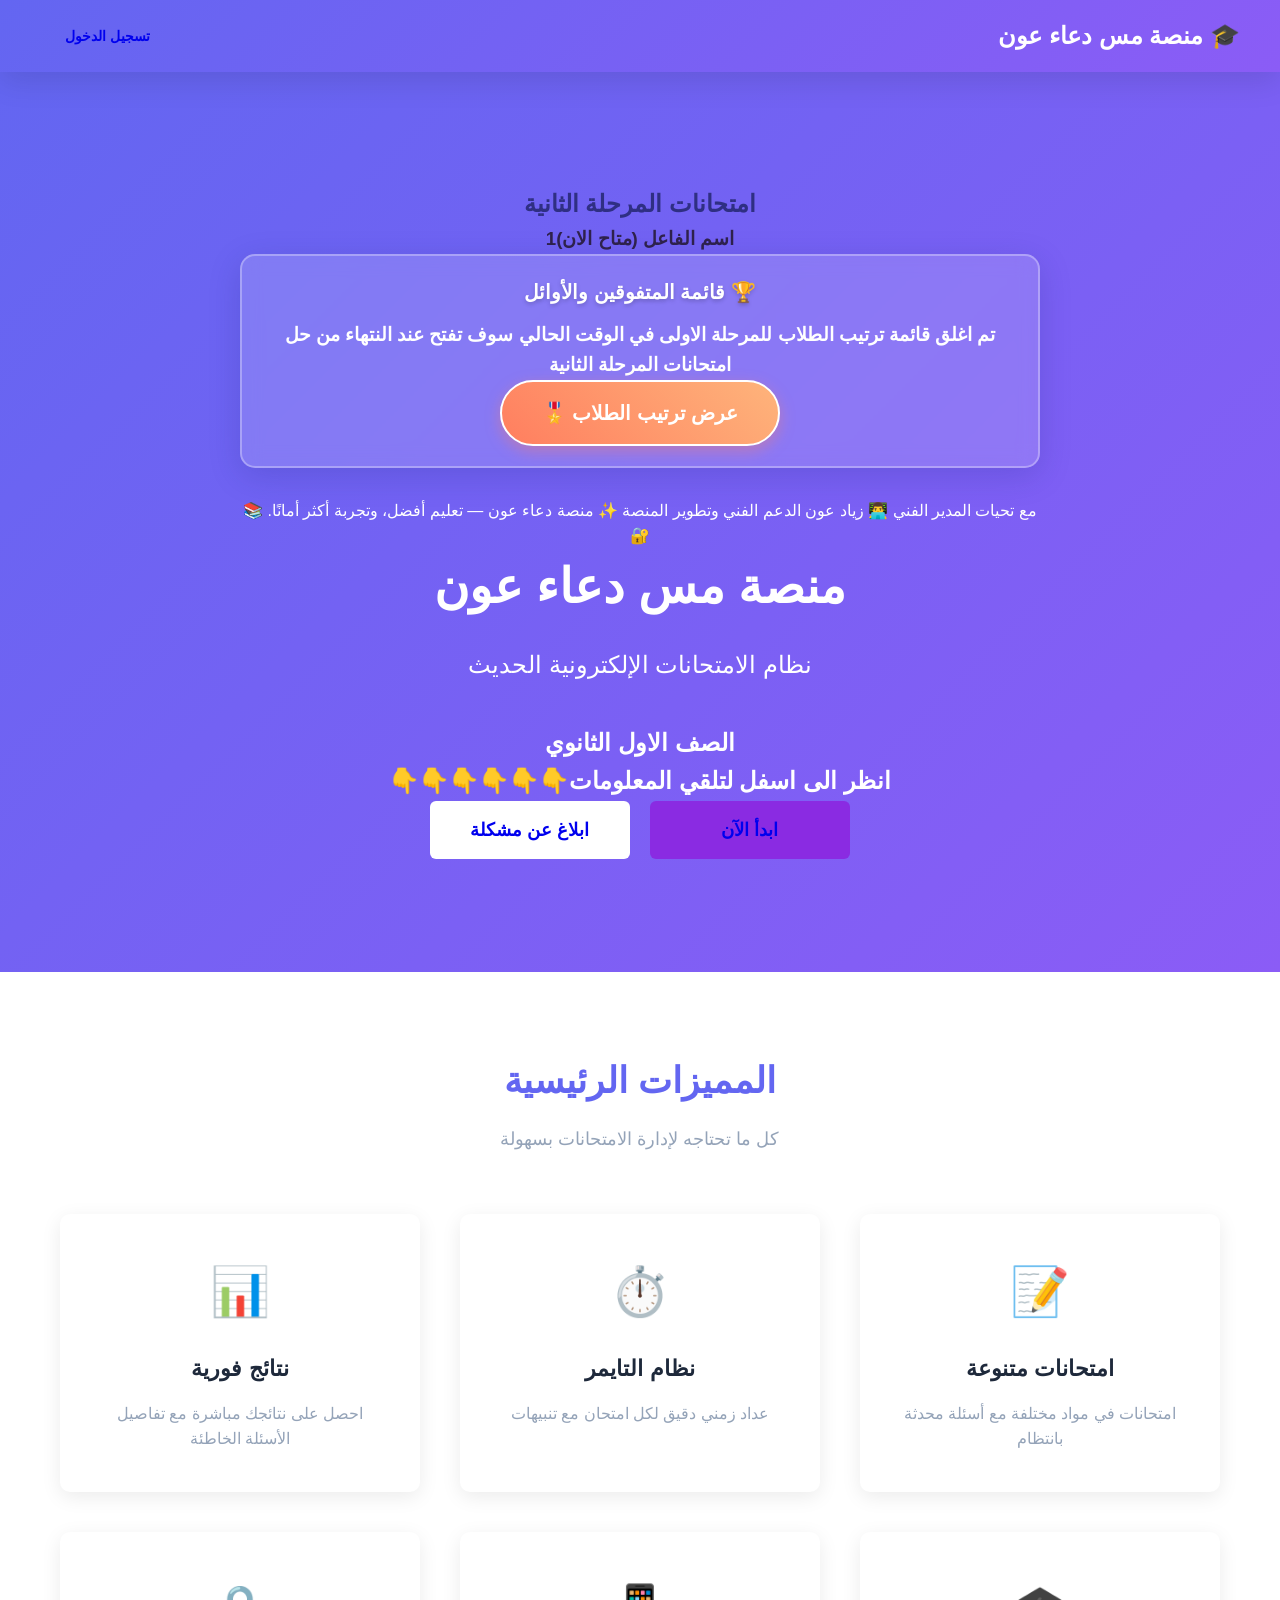
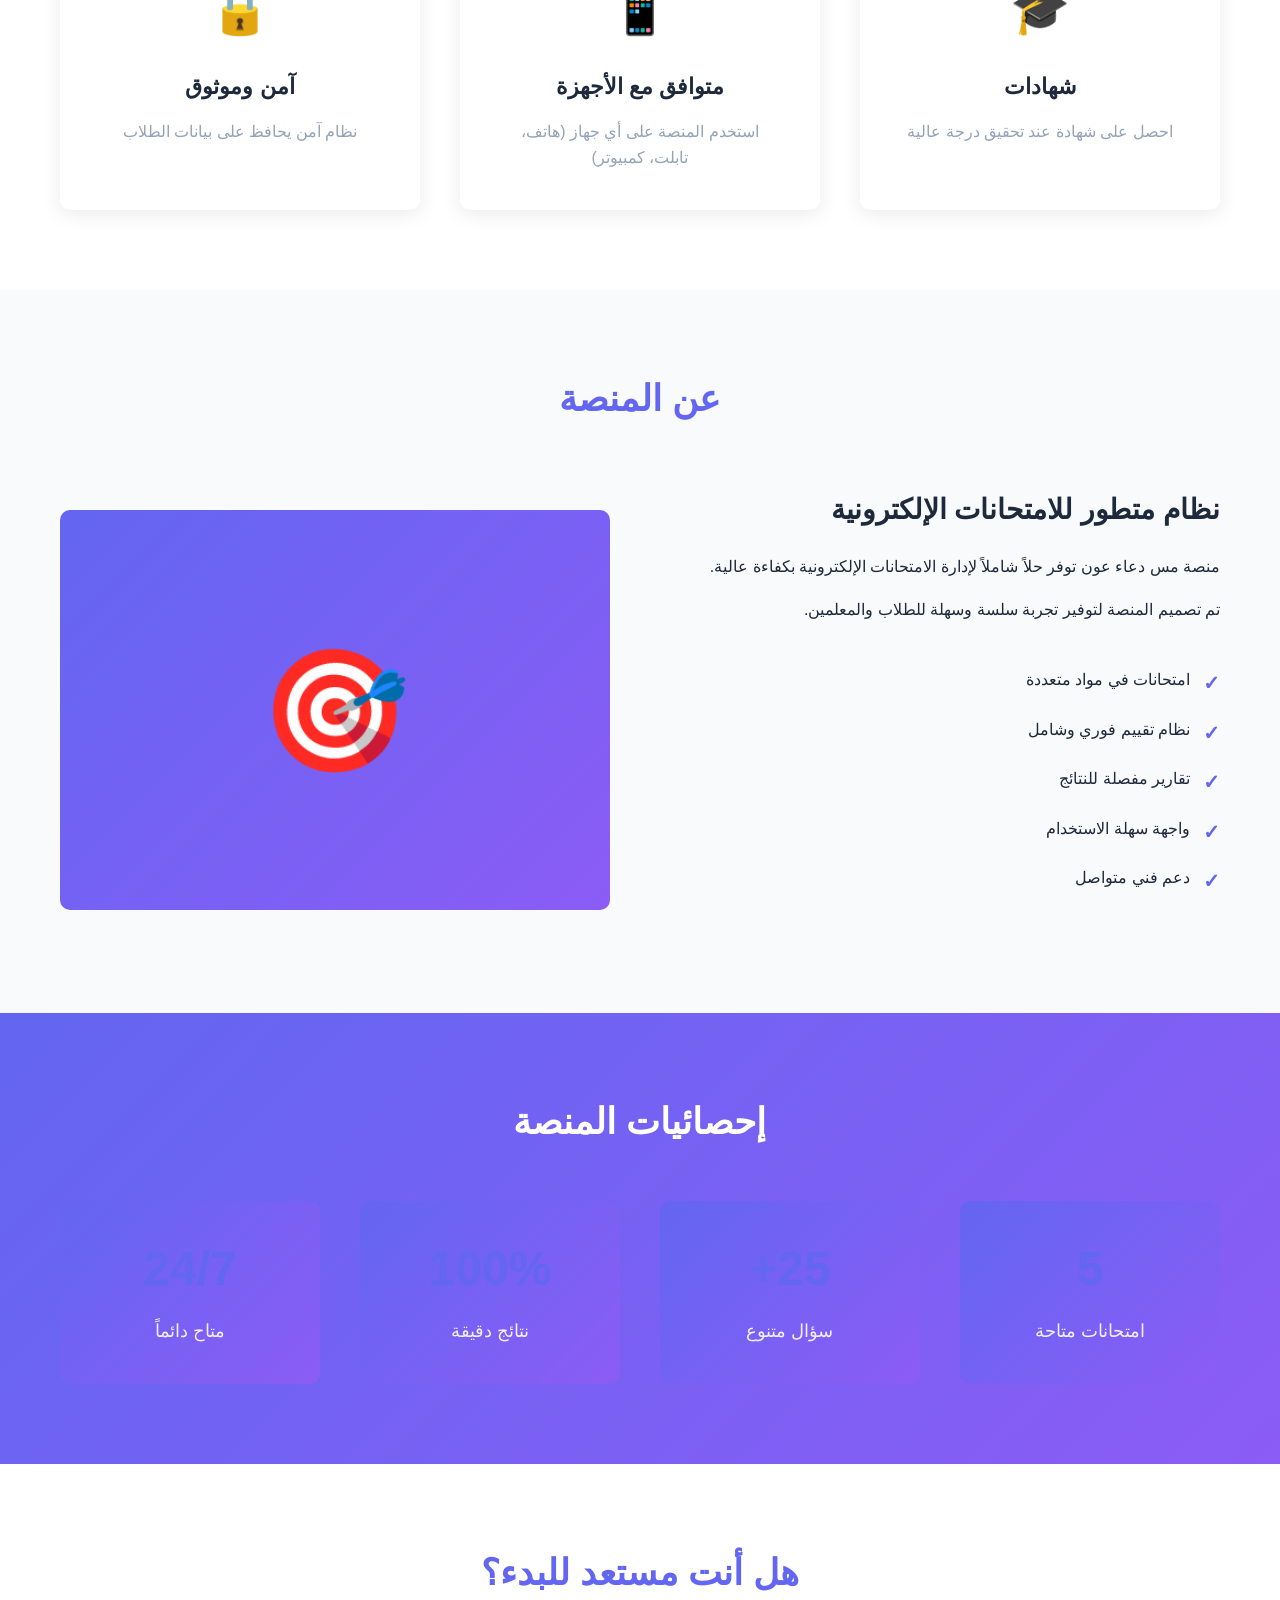
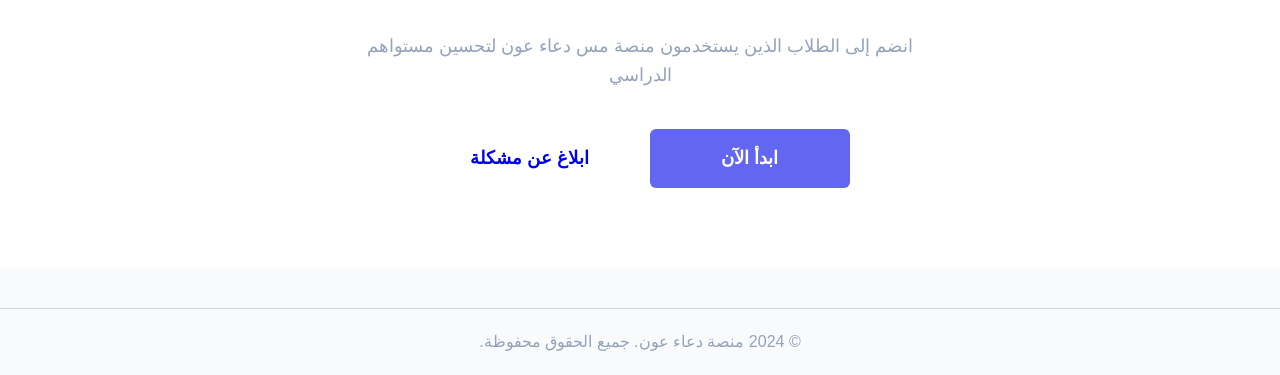
<file: index.html>
<!DOCTYPE html>
<html lang="ar" dir="rtl">
<head>
    <meta charset="UTF-8">
    <meta name="viewport" content="width=device-width, initial-scale=1.0">
    <title>منصة دعاء عون - الامتحانات الإلكترونية</title>
    <link rel="stylesheet" href="style.css">
    <style>
        .home-header {
            background: linear-gradient(135deg, #6366f1 0%, #8b5cf6 100%);
            color: white;
            padding: 100px 0;
            text-align: center;
            min-height: 100vh;
            display: flex;
            align-items: center;
            justify-content: center;
        }

        .home-header-content {
            max-width: 800px;
        }

        .home-header h1 {
            font-size: 48px;
            margin-bottom: 20px;
            font-weight: 700;
            animation: slideInDown 0.6s ease;
        }

        .home-header p {
            font-size: 24px;
            margin-bottom: 40px;
            opacity: 0.95;
            animation: slideInUp 0.6s ease 0.2s both;
        }

        /* تنسيق قسم زر ترتيب الطلاب */
        .rankings-banner {
            background: rgba(255, 255, 255, 0.15);
            backdrop-filter: blur(10px);
            border: 2px solid rgba(255, 255, 255, 0.3);
            border-radius: 15px;
            padding: 20px;
            margin-bottom: 30px;
            box-shadow: 0 8px 32px 0 rgba(31, 38, 135, 0.2);
            animation: slideInDown 0.6s ease;
        }

        .rankings-title {
            font-size: 20px;
            font-weight: bold;
            margin-bottom: 12px;
            color: #fff;
            text-shadow: 0 2px 4px rgba(0,0,0,0.2);
        }

        .btn-ranking {
            display: inline-block;
            background: linear-gradient(45deg, #ff7e5f, #feb47b);
            color: white !important;
            font-size: 20px;
            font-weight: bold;
            padding: 15px 40px;
            border-radius: 50px;
            text-decoration: none;
            box-shadow: 0 5px 15px rgba(255, 126, 95, 0.4);
            transition: all 0.3s ease;
            border: 2px solid #ffffff;
        }

        .btn-ranking:hover {
            transform: translateY(-3px) scale(1.05);
            box-shadow: 0 8px 25px rgba(255, 126, 95, 0.6);
            background: linear-gradient(45deg, #feb47b, #ff7e5f);
        }

        .home-header-buttons {
            display: flex;
            gap: 20px;
            justify-content: center;
            flex-wrap: wrap;
            animation: slideInUp 0.6s ease 0.4s both;
        }

        .btn-large-home {
            padding: 15px 40px;
            font-size: 18px;
            min-width: 200px;
        }

        .features-section {
            padding: 80px 0;
            background: white;
        }

        .features-header {
            text-align: center;
            margin-bottom: 60px;
        }

        .features-header h2 {
            font-size: 36px;
            color: var(--primary-color);
            margin-bottom: 15px;
        }

        .features-header p {
            font-size: 18px;
            color: var(--text-light);
        }

        .features-grid {
            display: grid;
            grid-template-columns: repeat(auto-fit, minmax(280px, 1fr));
            gap: 40px;
        }

        .feature-card {
            background: white;
            padding: 40px;
            border-radius: 10px;
            box-shadow: 0 5px 20px rgba(0, 0, 0, 0.08);
            text-align: center;
            transition: var(--transition);
            animation: slideInUp 0.6s ease;
        }

        .feature-card:hover {
            transform: translateY(-10px);
            box-shadow: 0 15px 40px rgba(99, 102, 241, 0.2);
        }

        .feature-icon {
            font-size: 48px;
            margin-bottom: 20px;
        }

        .feature-card h3 {
            font-size: 22px;
            color: var(--text-dark);
            margin-bottom: 15px;
        }

        .feature-card p {
            color: var(--text-light);
            line-height: 1.6;
            margin: 0;
        }

        .about-section {
            padding: 80px 0;
            background: #f8fafc;
        }

        .about-header {
            text-align: center;
            margin-bottom: 60px;
        }

        .about-header h2 {
            font-size: 36px;
            color: var(--primary-color);
            margin-bottom: 15px;
        }

        .about-content {
            display: grid;
            grid-template-columns: 1fr 1fr;
            gap: 60px;
            align-items: center;
        }

        .about-text h3 {
            font-size: 28px;
            color: var(--text-dark);
            margin-bottom: 20px;
        }

        .about-text p {
            font-size: 16px;
            color: var(--text-dark);
            line-height: 1.8;
            margin-bottom: 15px;
        }

        .about-list {
            list-style: none;
            padding: 0;
            margin: 30px 0;
        }

        .about-list li {
            padding: 12px 0;
            padding-right: 30px;
            position: relative;
            color: var(--text-dark);
            font-size: 16px;
        }

        .about-list li:before {
            content: "✓";
            position: absolute;
            right: 0;
            color: var(--primary-color);
            font-weight: 700;
            font-size: 20px;
        }

        .about-image {
            background: linear-gradient(135deg, var(--primary-color), var(--secondary-color));
            border-radius: 10px;
            padding: 40px;
            text-align: center;
            color: white;
            min-height: 400px;
            display: flex;
            align-items: center;
            justify-content: center;
            font-size: 120px;
        }

        .stats-section {
            padding: 80px 0;
            background: linear-gradient(135deg, #6366f1 0%, #8b5cf6 100%);
            color: white;
            text-align: center;
        }

        .stats-grid {
            display: grid;
            grid-template-columns: repeat(auto-fit, minmax(200px, 1fr));
            gap: 40px;
            margin-top: 50px;
        }

        .stat-box {
            padding: 30px;
        }

        .stat-number {
            font-size: 48px;
            font-weight: 700;
            margin-bottom: 10px;
        }

        .stat-label {
            font-size: 18px;
            opacity: 0.9;
        }

        .cta-section {
            padding: 80px 0;
            text-align: center;
            background: white;
        }

        .cta-section h2 {
            font-size: 36px;
            color: var(--primary-color);
            margin-bottom: 30px;
        }

        .cta-section p {
            font-size: 18px;
            color: var(--text-light);
            margin-bottom: 40px;
            max-width: 600px;
            margin-left: auto;
            margin-right: auto;
        }

        .cta-buttons {
            display: flex;
            gap: 20px;
            justify-content: center;
            flex-wrap: wrap;
        }

        @media (max-width: 768px) {
            .home-header h1 {
                font-size: 32px;
            }

            .home-header p {
                font-size: 18px;
            }

            .about-content {
                grid-template-columns: 1fr;
            }

            .features-header h2,
            .about-header h2,
            .cta-section h2 {
                font-size: 28px;
            }

            .home-header-buttons {
                flex-direction: column;
            }

            .btn-large-home {
                width: 100%;
            }
        }
    </style>
</head>
<body>
    <!-- Navigation -->
    <nav class="navbar" style="background: linear-gradient(135deg, #6366f1 0%, #8b5cf6 100%); position: sticky; top: 0; z-index: 100;">
        <div class="container" style="display: flex; justify-content: space-between; align-items: center; padding: 15px 0;">
            <div style="color: white; font-size: 24px; font-weight: 700;">🎓 منصة مس  دعاء عون</div>
            <a href="login-advanced.html" class="btn btn-light" style="padding: 10px 25px ; " >تسجيل الدخول</a>
        </div>
    </nav>

    <!-- Hero Section -->
    <section class="home-header">
        <div class="home-header-content">
         
<h2 style="color: rgb(47, 47, 131);">امتحانات المرحلة الثانية </h2>
<h3 style="color: #2f224c;">اسم الفاعل (متاح الان)1</h3>

<!-- زر ترتيب الطلاب المميز فوق المحتوى -->
            <div class="rankings-banner">
                <div class="rankings-title">🏆 قائمة المتفوقين والأوائل</div>
                <h3>تم اغلق قائمة ترتيب الطلاب للمرحلة الاولى  في الوقت الحالي سوف تفتح عند النتهاء من حل امتحانات المرحلة الثانية</h3>
                <a href="errer.html" class="btn-ranking">عرض ترتيب الطلاب 🎖️</a>
            </div>

            
مع تحيات المدير الفني

👨‍💻 زياد عون

الدعم الفني وتطوير المنصة ✨

منصة دعاء عون — تعليم أفضل، وتجربة أكثر أمانًا. 📚🔐</h4>
            <h1>منصة مس دعاء عون</h1>
            <p>نظام الامتحانات الإلكترونية الحديث</p>
            <h2>الصف الاول الثانوي </h2>
            <h2>انظر الى اسفل لتلقي المعلومات👇👇👇👇👇👇</h2>
            <div class="home-header-buttons">
                <a href="login-advanced.html" class="btn btn-light btn-large-home" style="background-color: blueviolet;">ابدأ الآن</a>
                <a href="Contact.html" class="btn btn-light btn-large-home" style="background-color: white;">ابلاغ عن مشكلة  </a>
            </div>
        </div>
    </section>

    <!-- Features Section -->
    <section class="features-section">
        <div class="container">
            <div class="features-header">
                <h2>المميزات الرئيسية</h2>
                <p>كل ما تحتاجه لإدارة الامتحانات بسهولة</p>
            </div>

            <div class="features-grid">
                <div class="feature-card">
                    <div class="feature-icon">📝</div>
                    <h3>امتحانات متنوعة</h3>
                    <p>امتحانات في مواد مختلفة مع أسئلة محدثة بانتظام</p>
                </div>

                <div class="feature-card">
                    <div class="feature-icon">⏱️</div>
                    <h3>نظام التايمر</h3>
                    <p>عداد زمني دقيق لكل امتحان مع تنبيهات</p>
                </div>

                <div class="feature-card">
                    <div class="feature-icon">📊</div>
                    <h3>نتائج فورية</h3>
                    <p>احصل على نتائجك مباشرة مع تفاصيل الأسئلة الخاطئة</p>
                </div>

                <div class="feature-card">
                    <div class="feature-icon">🎓</div>
                    <h3>شهادات</h3>
                    <p>احصل على شهادة عند تحقيق درجة عالية</p>
                </div>

                <div class="feature-card">
                    <div class="feature-icon">📱</div>
                    <h3>متوافق مع الأجهزة</h3>
                    <p>استخدم المنصة على أي جهاز (هاتف، تابلت، كمبيوتر)</p>
                </div>

                <div class="feature-card">
                    <div class="feature-icon">🔒</div>
                    <h3>آمن وموثوق</h3>
                    <p>نظام آمن يحافظ على بيانات الطلاب</p>
                </div>
            </div>
        </div>
    </section>

    <!-- About Section -->
    <section class="about-section">
        <div class="container">
            <div class="about-header">
                <h2>عن المنصة</h2>
            </div>

            <div class="about-content">
                <div class="about-text">
                    <h3>نظام متطور للامتحانات الإلكترونية</h3>
                    <p>منصة مس دعاء عون توفر حلاً شاملاً لإدارة الامتحانات الإلكترونية بكفاءة عالية.</p>
                    <p>تم تصميم المنصة لتوفير تجربة سلسة وسهلة للطلاب والمعلمين.</p>
                    
                    <ul class="about-list">
                        <li>امتحانات في مواد متعددة</li>
                        <li>نظام تقييم فوري وشامل</li>
                        <li>تقارير مفصلة للنتائج</li>
                        <li>واجهة سهلة الاستخدام</li>
                        <li>دعم فني متواصل</li>
                    </ul>
                </div>

                <div class="about-image">
                    🎯
                </div>
            </div>
        </div>
    </section>

    <!-- Stats Section -->
    <section class="stats-section">
        <div class="container">
            <h2 style="font-size: 36px; margin-bottom: 20px;">إحصائيات المنصة</h2>
            
            <div class="stats-grid">
                <div class="stat-box">
                    <div class="stat-number">5</div>
                    <div class="stat-label">امتحانات متاحة</div>
                </div>

                <div class="stat-box">
                    <div class="stat-number">25+</div>
                    <div class="stat-label">سؤال متنوع</div>
                </div>

                <div class="stat-box">
                    <div class="stat-number">100%</div>
                    <div class="stat-label">نتائج دقيقة</div>
                </div>

                <div class="stat-box">
                    <div class="stat-number">24/7</div>
                    <div class="stat-label">متاح دائماً</div>
                </div>
            </div>
        </div>
    </section>

    <!-- CTA Section -->
    <section class="cta-section">
        <div class="container">
            <h2>هل أنت مستعد للبدء؟</h2>
            <p>انضم إلى  الطلاب الذين يستخدمون منصة  مس دعاء عون لتحسين مستواهم الدراسي</p>
            
            <div class="cta-buttons">
                <a href="login-advanced.html" class="btn btn-primary btn-large-home">ابدأ الآن</a>
                <a href="Contact.html" class="btn btn-light btn-large-home" style="background-color: white;">ابلاغ عن مشكلة  </a>
            </div>
        </div>
    </section>

    <!-- Footer -->
    <footer class="footer">
        <div class="container">
            <p>&copy; 2024 منصة دعاء عون. جميع الحقوق محفوظة.</p>
        </div>
    </footer>

    <script>
        // Smooth scroll for navigation
        document.querySelectorAll('a[href^="#"]').forEach(anchor => {
            anchor.addEventListener('click', function (e) {
                e.preventDefault();
                const target = document.querySelector(this.getAttribute('href'));
                if (target) {
                    target.scrollIntoView({
                        behavior: 'smooth'
                    });
                }
            });
        });
    </script>
</body>
</html>
</file>
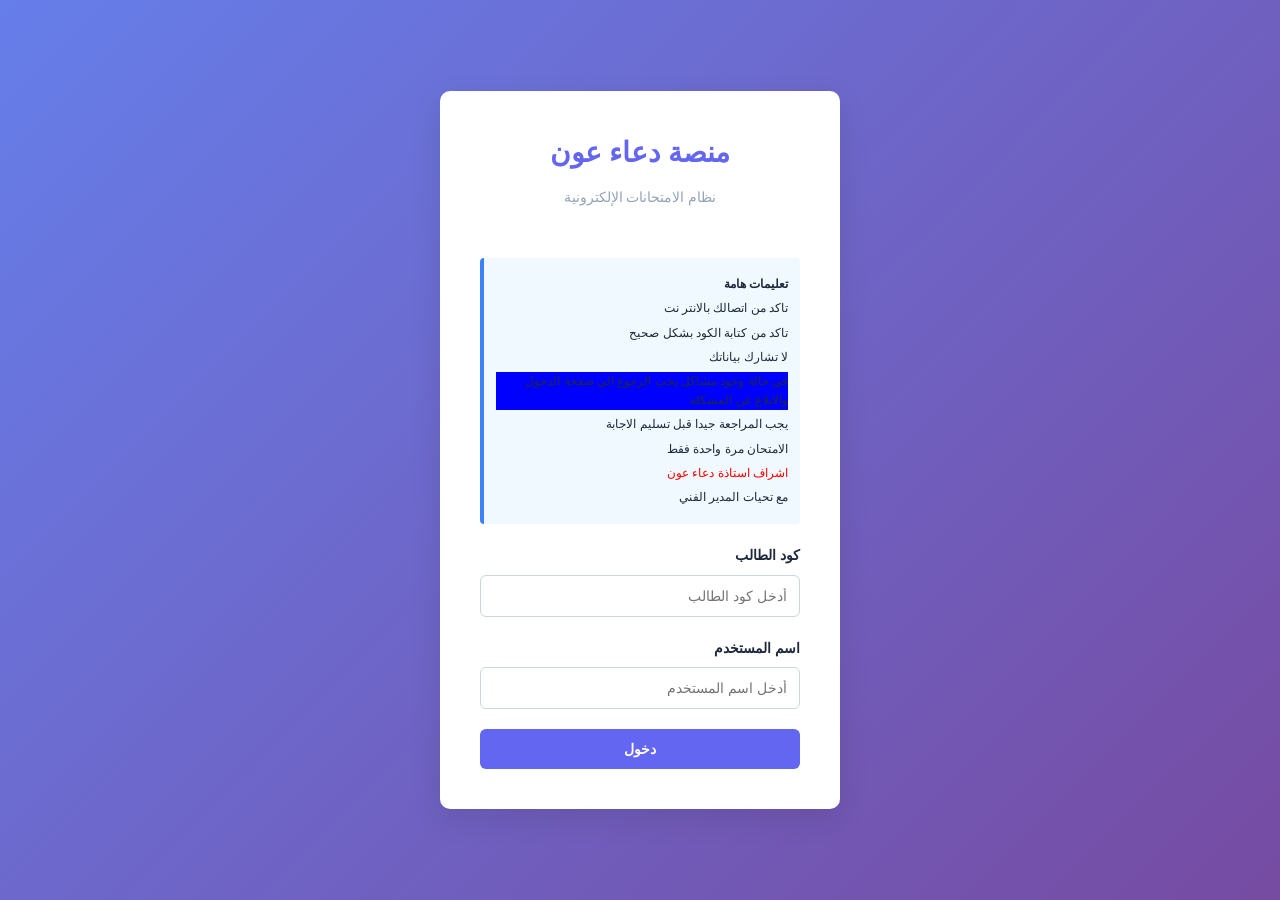
<file: certificates.html>
<!DOCTYPE html>
<html lang="ar" dir="rtl">
<head>
    <meta charset="UTF-8">
    <meta name="viewport" content="width=device-width, initial-scale=1.0">
    <title>الشهادات - منصة دعاء عون</title>
    <link rel="stylesheet" href="style.css">
</head>
<body>
    <!-- Navigation Bar -->
    <nav class="navbar-main">
        <div class="container">
            <div class="navbar-brand">
                <h1>🎓 منصة دعاء عون</h1>
            </div>
            <ul class="navbar-menu">
                <li><a href="dashboard.html" class="nav-link">📚 الامتحانات</a></li>
                <li><a href="certificates.html" class="nav-link active">🎓 الشهادات</a></li>
                <li><a href="profile.html" class="nav-link">👤 الملف الشخصي</a></li>
                <li><a href="#" onclick="handleLogout()" class="nav-link logout">🚪 تسجيل الخروج</a></li>
            </ul>
        </div>
    </nav>

    <!-- Main Content -->
    <main class="main-content">
        <div class="container">
            <!-- Page Header -->
            <div class="page-header">
                <h1>🎓 شهاداتي</h1>
                <p>الشهادات التي حصلت عليها من الامتحانات</p>
            </div>

            <!-- Certificates Container -->
            <div id="certificatesContainer" class="certificates-container">
                <!-- Certificates will be displayed here -->
            </div>

            <!-- Empty State -->
            <div id="emptyCertificates" class="empty-state" style="display: none;">
                <div class="empty-icon">📜</div>
                <h2>لا توجد شهادات حالياً</h2>
                <p>لم تحصل على أي شهادات بعد. حقق درجة أعلى من 95 في الامتحانات للحصول على شهادة!</p>
                <a href="dashboard.html" class="btn btn-primary">العودة للامتحانات</a>
            </div>
        </div>
    </main>

    <!-- Footer -->
    <footer class="footer">
        <div class="container">
            <p>&copy; 2024 منصة دعاء عون. جميع الحقوق محفوظة.</p>
        </div>
    </footer>

    <script src="certificates.js"></script>
</body>
</html>
</file>
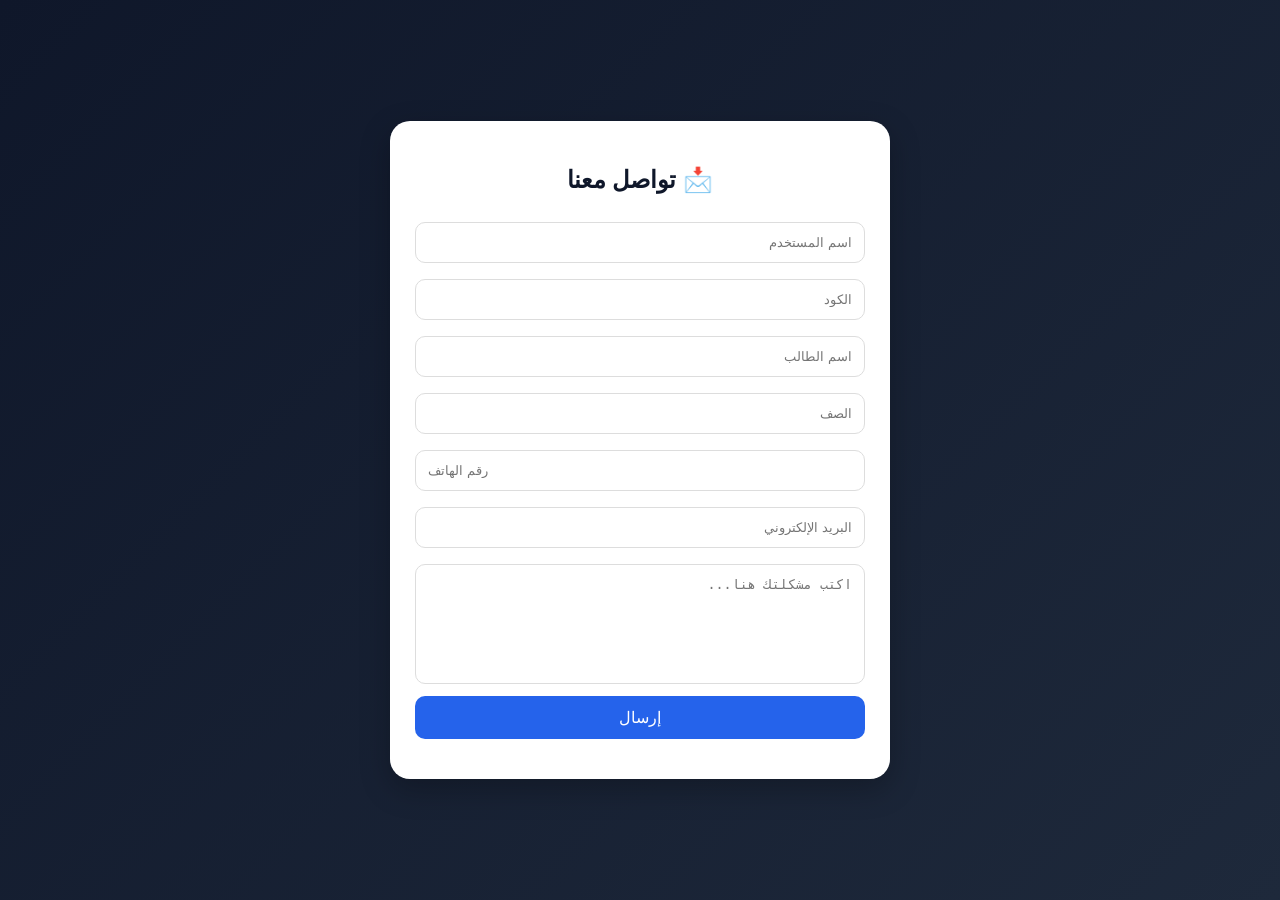
<file: Contact.html>
<!DOCTYPE html>
<html lang="ar" dir="rtl">
<head>
<meta charset="UTF-8">
<meta name="viewport" content="width=device-width, initial-scale=1.0">
<title>تواصل معنا</title>

<style>
body{
    margin:0;
    font-family:Tahoma,sans-serif;
    background:linear-gradient(135deg,#0f172a,#1e293b);
    min-height:100vh;
    display:flex;
    justify-content:center;
    align-items:center;
}

.container{
    width:450px;
    background:white;
    padding:25px;
    border-radius:20px;
    box-shadow:0 10px 30px rgba(0,0,0,.25);
}

h2{
    text-align:center;
    color:#0f172a;
}

input,textarea{
    width:100%;
    padding:12px;
    margin:8px 0;
    border:1px solid #ddd;
    border-radius:10px;
    box-sizing:border-box;
}

textarea{
    height:120px;
    resize:none;
}

button{
    width:100%;
    padding:12px;
    border:none;
    border-radius:10px;
    background:#2563eb;
    color:white;
    font-size:16px;
    cursor:pointer;
}

button:hover{
    background:#1d4ed8;
}

#msg{
    margin-top:15px;
    text-align:center;
    color:green;
    font-weight:bold;
}
</style>
</head>
<body>

<div class="container">

<h2>📩 تواصل معنا</h2>

<form id="contactForm">

<input type="text" name="اسم المستخدم" placeholder="اسم المستخدم" required>

<input type="text" name="الكود" placeholder="الكود" required>
<input type="text" name="اسم الطالب" placeholder="اسم الطالب" required>

<input type="text" name="الصف" placeholder="الصف" required>

<input type="tel" name="رقم الهاتف" placeholder="رقم الهاتف" required>

<input type="email" name="البريد الإلكتروني" placeholder="البريد الإلكتروني" required>

<textarea name="المشكلة" placeholder="اكتب مشكلتك هنا..." required></textarea>

<button type="submit">إرسال</button>

</form>

<div id="msg"></div>

</div>

<script>
const form = document.getElementById("contactForm");

form.addEventListener("submit", async function(e){
    e.preventDefault();

    const data = new FormData(form);

    const response = await fetch(
        "https://formspree.io/f/xvzjpdbe",
        {
            method: "POST",
            body: data,
            headers:{
                'Accept':'application/json'
            }
        }
    );

    if(response.ok){
        document.getElementById("msg").innerHTML =
        "✅ تم إرسال رسالتك بنجاح، وسيتم مراجعتها قريبًا.";

        form.reset();
    }else{
        document.getElementById("msg").innerHTML =
        "❌ حدث خطأ أثناء الإرسال، حاول مرة أخرى.";
    }
});
</script>

</body>
</html>
</file>
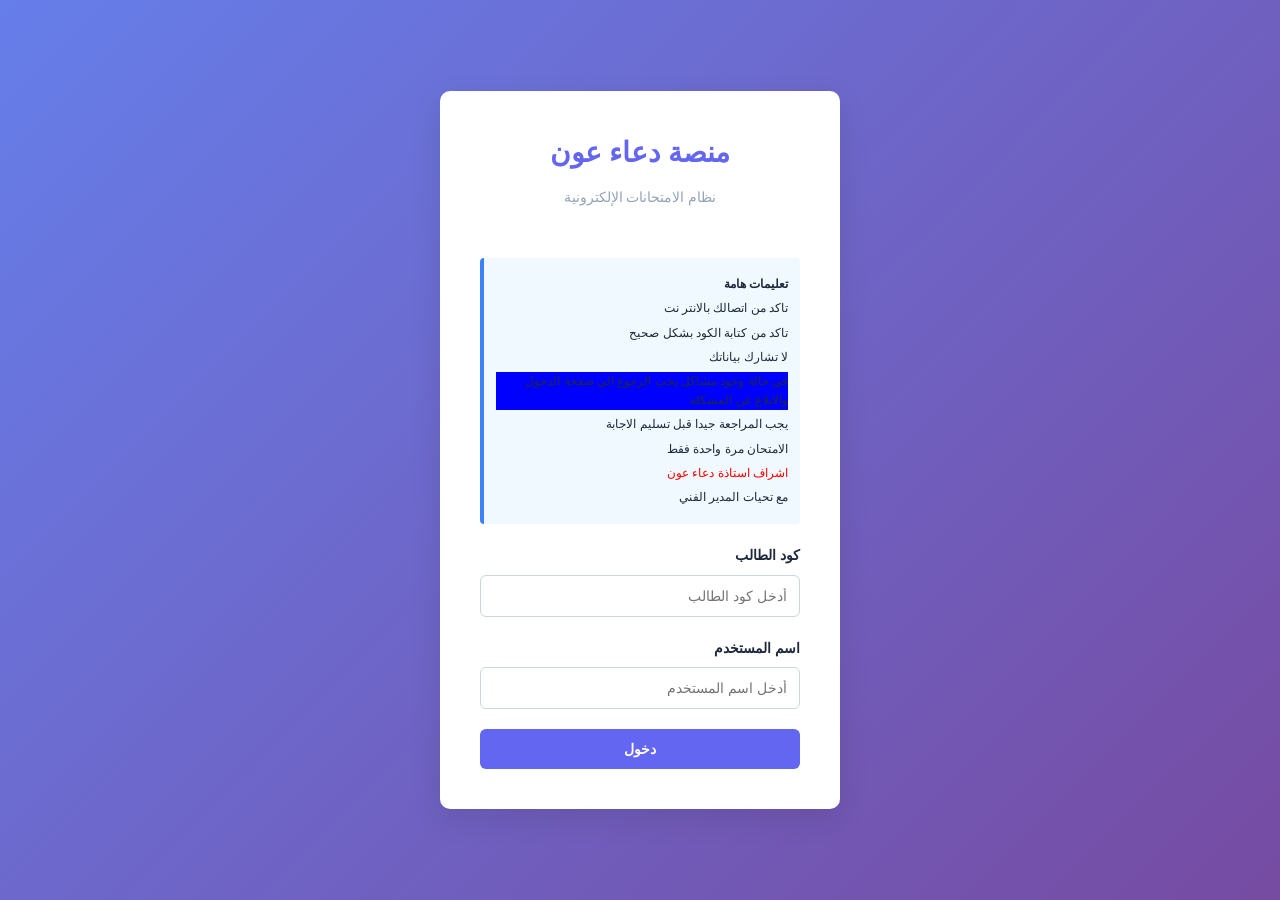
<file: dashboard.html>
<!DOCTYPE html>
<html lang="ar" dir="rtl">
<head>
    <meta charset="UTF-8">
    <meta name="viewport" content="width=device-width, initial-scale=1.0">
    <title>لوحة التحكم - منصة دعاء عون</title>
    <link rel="stylesheet" href="style.css">
</head>
<body>
    <!-- Navigation Bar -->
    <nav class="navbar-main">
        <div class="container">
            <div class="navbar-brand">
                <h1>🎓 منصة دعاء عون</h1>
            </div>
            <ul class="navbar-menu">
                <li><a href="dashboard.html" class="nav-link active">📚 الامتحانات</a></li>
                <li><a href="certificates.html" class="nav-link">🎓 الشهادات</a></li>
                <li><a href="profile.html" class="nav-link">👤 الملف الشخصي</a></li>
                <li><a href="#" onclick="handleLogout()" class="nav-link logout">🚪 تسجيل الخروج</a></li>
            </ul>
        </div>
    </nav>

    <!-- Top Bar with Student Info -->
    <div class="exam-top-bar">
        <div class="container">
            <div class="student-info">
                <span class="student-label">الطالب:</span>
                <span class="student-name" id="studentName">-</span>
            </div>
        </div>
    </div>

    <!-- Main Content -->
    <main class="main-content">
        <div class="container">
            <!-- Dashboard Header -->
            <div class="dashboard-header">
                <h1>🎓 الامتحانات المتاحة</h1>
                <p>اختر الامتحان الذي تريد الإجابة عليه</p>
            </div>

            <!-- Exams Grid -->
            <div id="examsGrid" class="exams-grid">
                <!-- Exam cards will be generated here -->
            </div>
        </div>
    </main>

    <!-- Exam Details Modal -->
    <div id="examModal" class="modal" style="display: none;">
        <div class="modal-content">
            <div class="modal-header">
                <h2 id="modalExamName">-</h2>
                <button class="modal-close" onclick="closeModal()">×</button>
            </div>
            <div class="modal-body">
                <div class="exam-details-grid">
                    <div class="detail-box">
                        <span class="detail-label">المادة:</span>
                        <span class="detail-value" id="modalSubject">-</span>
                    </div >
                    <div class="detail-box">
                        <span class="detail-label">عدد الأسئلة:</span>
                        <span class="detail-value" id="modalQuestionsCount">-</span>
                    </div>
                    <div class="detail-box">
                        <span class="detail-label">مدة الامتحان:</span>
                        <span class="detail-value" id="modalDuration">-</span>
                    </div>
                    <div class="detail-box">
                        <span class="detail-label">درجة النجاح:</span>
                        <span class="detail-value" id="modalPassingScore">-</span>
                    </div>
                </div>
                <div class="exam-description">
                    <p id="modalDescription">-</p>
                </div>
            </div>
            <div class="modal-footer">
                <button class="btn btn-secondary" onclick="closeModal()">إلغاء</button>
                <button class="btn btn-primary btn-large" onclick="startExamFromModal()">ابدأ الامتحان</button>
            </div>
        </div>
    </div>

    <!-- Footer -->
    <footer class="footer">
        <div class="container">
            <p>&copy; 2024 منصة دعاء عون. جميع الحقوق محفوظة.</p>
        </div>
    </footer>

    <script src="dashboard.js"></script>
</body>
</html>
</file>
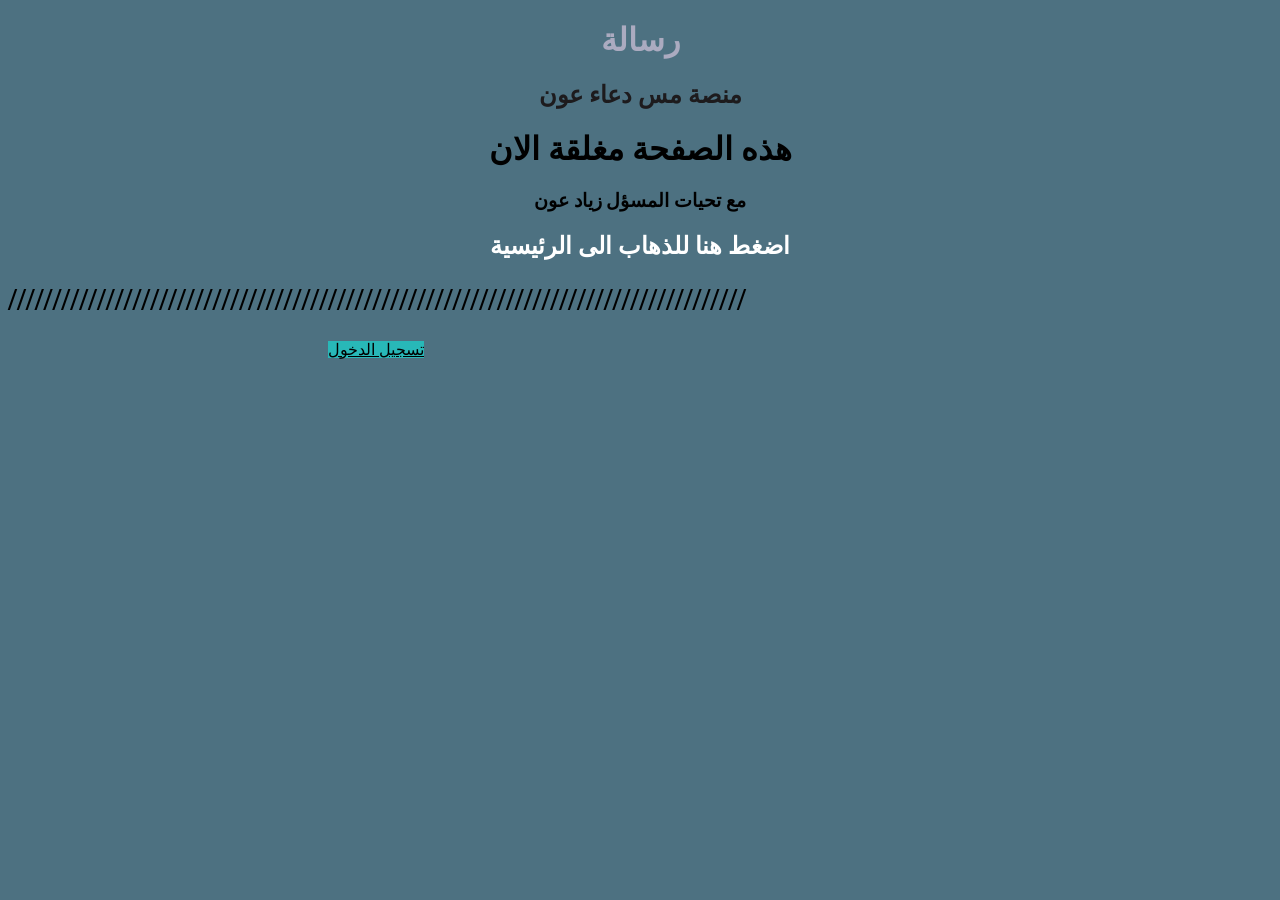
<file: errer.html>
<!DOCTYPE html>
<html lang="en">
<head>
    <meta charset="UTF-8">
    <meta name="viewport" content="width=device-width, initial-scale=1.0">
    <title>Document</title>
</head>
<body style="background-color: rgb(77, 113, 129);">
    <h1 style="text-align: center; color: rgb(171, 171, 192);">رسالة</h1>
    <h2 style="text-align: center; color: rgb(29, 27, 29);">منصة مس دعاء عون</h2>
    <h1 style="color: black; text-align: center;">هذه الصفحة مغلقة الان</h1>
    <h3 style="color: black; text-align: center;">مع تحيات المسؤل زياد عون</h3>
    <h2 style="color: white; text-align: center;">اضغط هنا للذهاب الى الرئيسية <h1>///////////////////////////////////////////////////////////////////////////////////</h1></h2>
                <a  href="login-advanced.html" class="btn btn-light" style="color: black; background-color: rgb(40, 184, 184); height: 200px; text-align: center; align-items: center; align-content: center; margin: 320px; width: 200px; " >تسجيل الدخول</a>

</body>
</html>
</file>
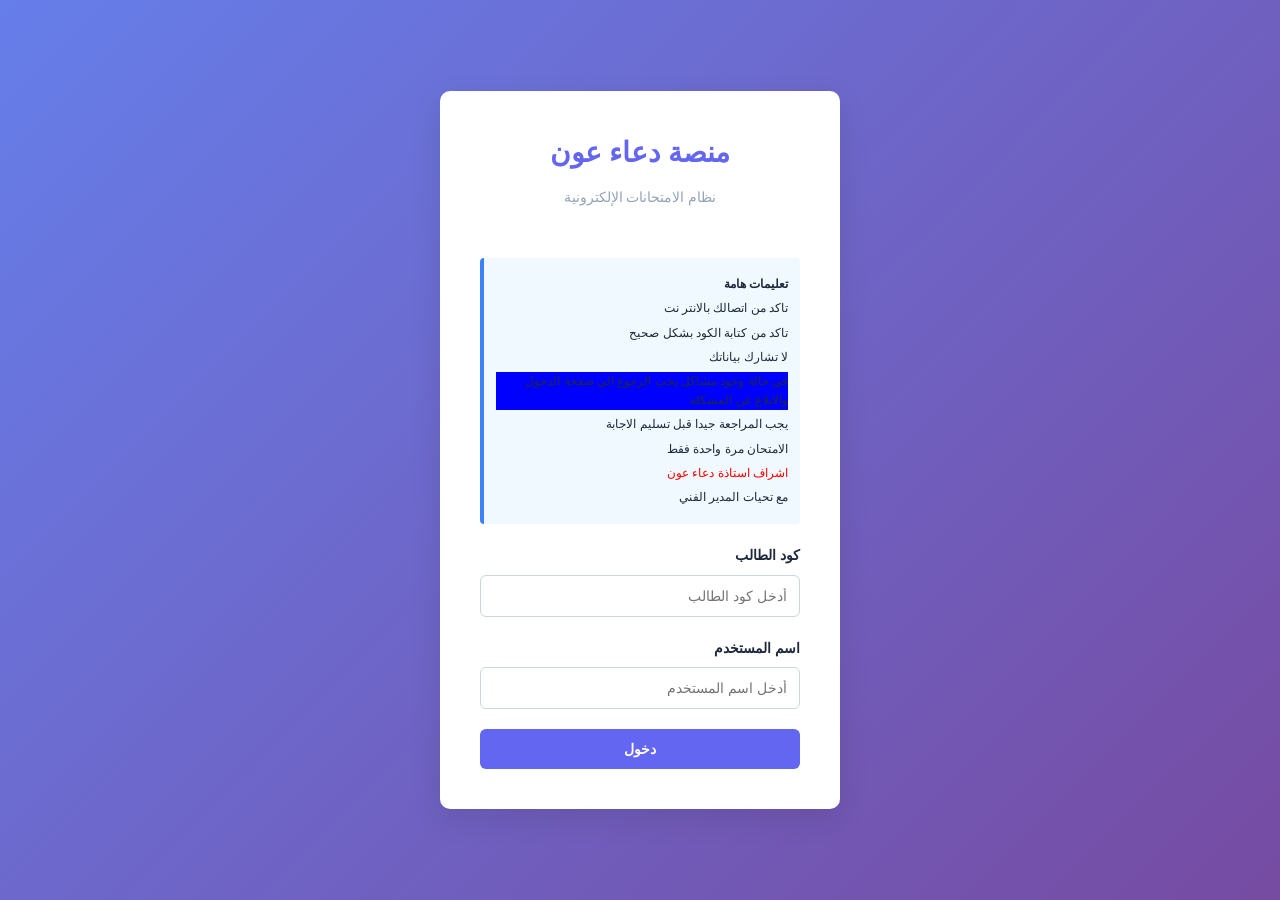
<file: exam-page.html>
<!DOCTYPE html>
<html lang="ar" dir="rtl">
<head>
    <meta charset="UTF-8">
    <meta name="viewport" content="width=device-width, initial-scale=1.0">
    <title>الامتحان - منصة دعاء عون</title>
    <link rel="stylesheet" href="style.css">
</head>
<body>
    <!-- Navigation Bar -->
    <nav class="navbar-main">
        <div class="container">
            <div class="navbar-brand">
                <h1>🎓 منصة دعاء عون</h1>
            </div>
            <ul class="navbar-menu">
                <li><a href="dashboard.html" class="nav-link">📚 الامتحانات</a></li>
                <li><a href="certificates.html" class="nav-link">🎓 الشهادات</a></li>
                <li><a href="profile.html" class="nav-link">👤 الملف الشخصي</a></li>
                
                <li><a href="#" onclick="handleLogout()" class="nav-link logout">🚪 تسجيل الخروج</a></li>
            </ul>
        </div>
    </nav>

    <!-- Top Bar with Student Info and Timer -->
    <div class="exam-top-bar">
        <div class="container">
            <div class="student-info">
                <span class="student-label">الطالب:</span>
                <span class="student-name" id="studentName">-</span>
            </div>
            <div class="exam-timer-top">
                <span class="timer-label">⏱️ الوقت المتبقي:</span>
                <span class="timer-display" id="timerDisplay">00:00</span>
            </div>
            <div class="logout-btn">
                <button class="btn btn-danger btn-small" onclick="handleLogout()">تسجيل الخروج</button>
            </div>
        </div>
    </div>

    <!-- Main Content -->
    <main class="main-content">
        <div class="container">
            <!-- Exam Header -->
            <div class="exam-header">
                <div class="exam-info">
                    <h2 id="examTitle">الامتحان</h2>
                    <p id="examSubject">المادة</p>
                </div>
                <div class="exam-stats">
                    <div class="stat-item">
                        <span class="stat-label">السؤال:</span>
                        <span class="stat-value"><span id="questionNumber">1</span> / <span id="totalQuestions">10</span></span>
                    </div>
                </div>
            </div>

            <!-- Progress Bar -->
            <div class="progress-bar">
                <div class="progress-fill" id="progressFill"></div>
            </div>

            <!-- Exam Content -->
            <div class="exam-content">
                <div class="question-card">
                    <h3 id="questionText">السؤال</h3>
                    <div class="answers-container" id="answersContainer">
                        <!-- Answers will be generated here -->
                    </div>
                </div>
            </div>

            <!-- Navigation Buttons -->
            <div class="exam-navigation">
                <button class="btn btn-secondary" onclick="previousQuestion()" id="prevBtn" style="display: none;">← السؤال السابق</button>
                <button class="btn btn-primary" onclick="nextQuestion()" id="nextBtn">السؤال التالي →</button>
                <button class="btn btn-success btn-large" onclick="submitExam()" id="submitBtn" style="display: none;">📤 إنهاء الامتحان</button>
            </div>
        </div>
    </main>

    <!-- Results Section -->
    <section id="resultsSection" class="results-section" style="display: none;">
        <div class="container">
            <div class="results-card">
                <div class="results-header">
                    <h1>📊 نتائج الامتحان</h1>
                </div>

                <div class="results-content">
                    <div class="score-display">
                        <div class="score-circle">
                            <span id="finalScore">0</span>
                            <span class="score-max">/ 100</span>
                        </div>
                        <div class="score-info">
                            <p id="scorePercentage">0%</p>
                            <p id="scoreRating">جيد</p>
                        </div>
                    </div>

                    <div class="results-details">
                        <div class="detail-item">
                            <span class="detail-label">اسم الامتحان:</span>
                            <span class="detail-value" id="detailExamName">-</span>
                        </div>
                        <div class="detail-item">
                            <span class="detail-label">المادة:</span>
                            <span class="detail-value" id="detailSubject">-</span>
                        </div>
                        <div class="detail-item">
                            <span class="detail-label">عدد الأسئلة:</span>
                            <span class="detail-value" id="detailQuestions">10</span>
                        </div>
                        <div class="detail-item">
                            <span class="detail-label">الإجابات الصحيحة:</span>
                            <span class="detail-value" id="detailCorrect">0</span>
                        </div>
                        <div class="detail-item">
                            <span class="detail-label">الإجابات الخاطئة:</span>
                            <span class="detail-value" id="detailWrong">0</span>
                        </div>
                        <div class="detail-item">
                            <span class="detail-label">اسم الطالب:</span>
                            <span class="detail-value" id="detailStudentName">-</span>
                        </div>
                    </div>

                    <!-- Wrong Answers Section -->
                    <div class="wrong-answers-section">
                        <h3>❌ الأسئلة التي أخطأت فيها:</h3>
                        <div id="wrongAnswersContainer" class="wrong-answers-container">
                            <!-- Wrong answers will be displayed here -->
                        </div>
                    </div>

                    <!-- Certificate Section -->
                    <div id="certificateSection" class="certificate-section" style="display: none;">
                        <div class="certificate-message">
                            <h2>🎉 مبروك!</h2>
                            <p>لقد حصلت على شهادة إتمام الامتحان!</p>
                        </div>
                    </div>

                    <!-- No Certificate Message -->
                    <div id="noCertificateSection" class="no-certificate-section" style="display: none;">
                        <p>⚠️ للحصول على شهادة، يجب أن تحصل على درجة أعلى من 95</p>
                    </div>

                    <div class="results-actions">
                        <button class="btn btn-secondary" onclick="backToDashboard()">← العودة للامتحانات</button>
                        <button class="btn btn-danger" onclick="handleLogout()">🚪 تسجيل الخروج</button>
                    </div>
                </div>
            </div>
        </div>
    </section>

    <!-- Footer -->
    <footer class="footer">
        <div class="container">
            <p>&copy; 2024 منصة دعاء عون. جميع الحقوق محفوظة.</p>
        </div>
    </footer>

    <script src="exam-page.js"></script>
</body>
</file>
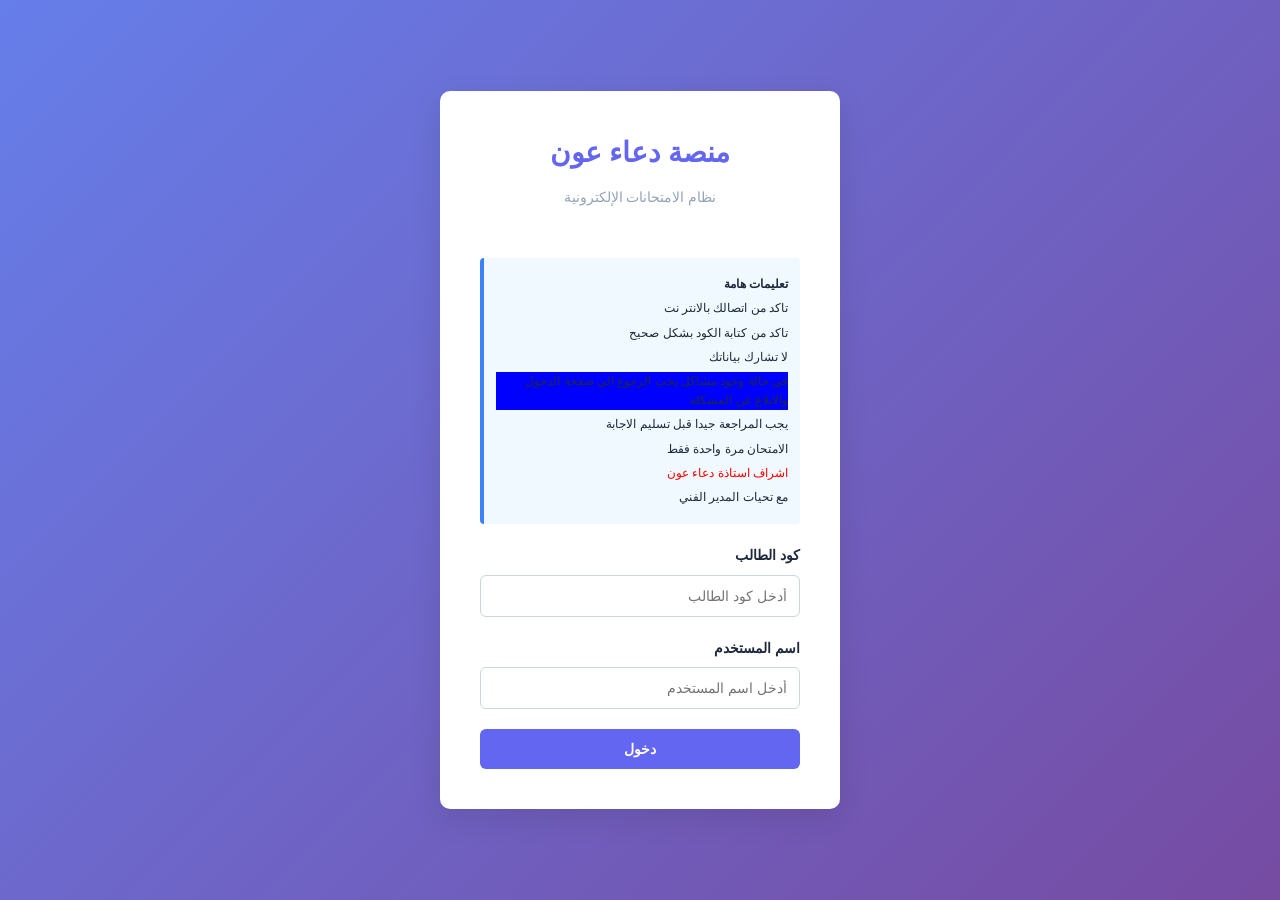
<file: login-advanced.html>
<!DOCTYPE html>
<html lang="ar" dir="rtl">
<head>
    <meta charset="UTF-8">
    <meta name="viewport" content="width=device-width, initial-scale=1.0">
    <title>منصة دعاء عون - تسجيل الدخول</title>
    <link rel="stylesheet" href="style.css">
</head>
<body class="login-page">
    <div class="login-container">
        <div class="login-box">
            <div class="login-header">
                <h1>منصة دعاء عون</h1>
                <p>نظام الامتحانات الإلكترونية</p>
            </div>

            <form id="loginForm" class="login-form">
                 <div class="demo-info">
                    <p><strong>تعليمات هامة</strong></p>
                    <p>تاكد من اتصالك بالانتر نت</p>
                    <p>تاكد من كتابة الكود بشكل صحيح </p>
                    <p>لا تشارك بياناتك  </p>
                    <p style="background-color: blue;" >في حالة وجود مشاكل يجب الرجوع الي صفحة الدخول والابلاغ  عن المشكلة</p>
                    <p>يجب المراجعة جيدا قبل تسليم الاجابة</p>
                    <p>الامتحان مرة واحدة فقط </p>
                    <P style= "color: red;">اشراف استاذة دعاء عون</P>
                    <P>مع تحيات المدير الفني</P>
                </div>
                <div class="form-group">
                    <label for="studentCode">كود الطالب</label>
                    <input 
                        type="text" 
                        id="studentCode" 
                        name="studentCode" 
                        placeholder="أدخل كود الطالب"
                        required
                    >
                    <span class="error-message" id="codeError"></span>
                </div>

                <div class="form-group">
                    <label for="studentName">اسم المستخدم</label>
                    <input 
                        type="text" 
                        id="studentName" 
                        name="studentName" 
                        placeholder="أدخل اسم المستخدم"
                        required
                    >
                    <span class="error-message" id="nameError"></span>
                </div>

                <button type="submit" class="btn btn-primary btn-block btn-large">دخول</button>

               
            </form>
        </div>
    </div>

    <script src="login-advanced.js"></script>
</body>
</file>
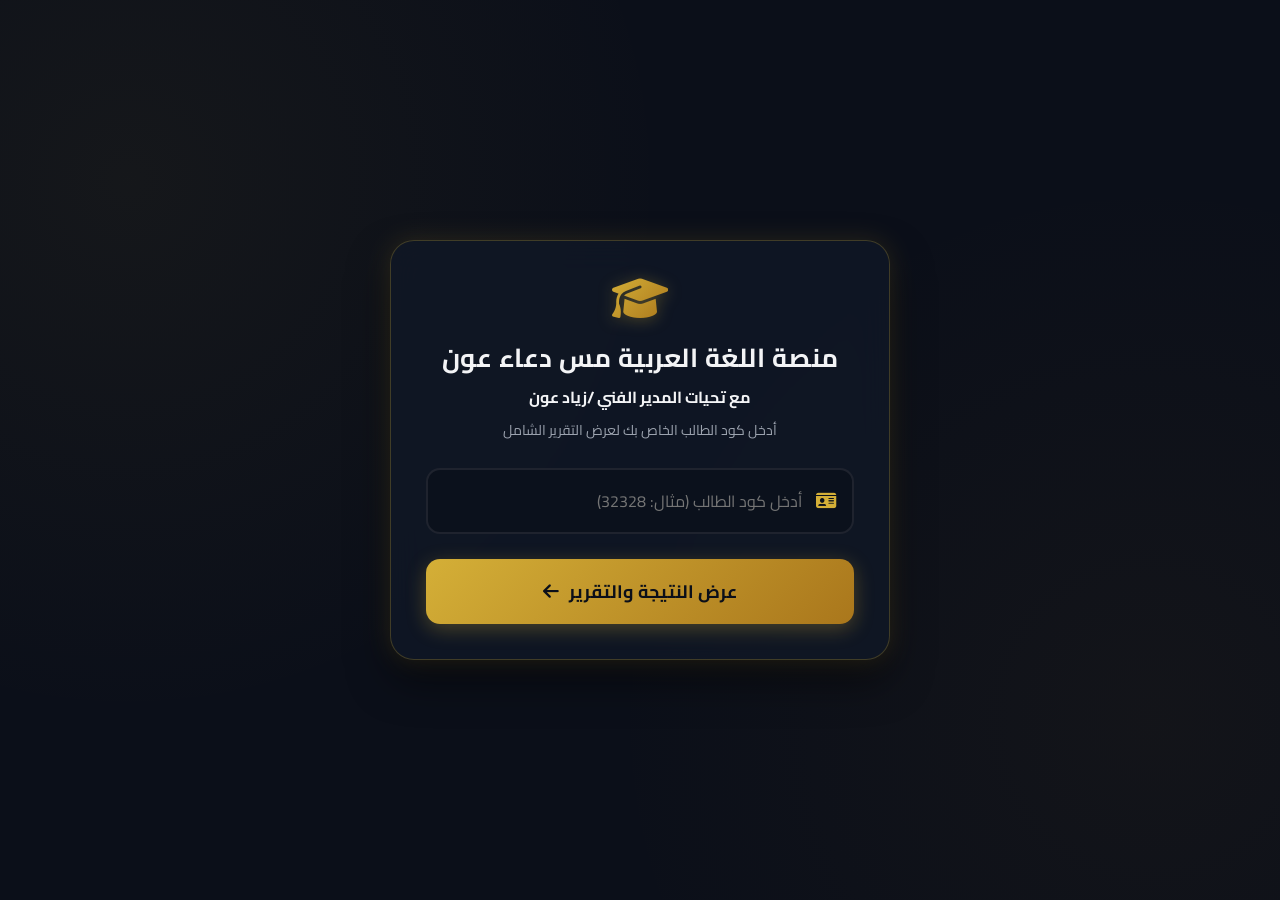
<file: model.html>
<!DOCTYPE html>
<html lang="ar" dir="rtl">
<head>
    <meta charset="UTF-8">
    <meta name="viewport" content="width=device-width, initial-scale=1.0">
    <title>منصة اللغة العربية - بوابة الطالب الفاخرة</title>
    <link href="https://fonts.googleapis.com/css2?family=Cairo:wght@400;600;700;900&display=swap" rel="stylesheet">
    <link rel="stylesheet" href="https://cdnjs.cloudflare.com/ajax/libs/font-awesome/6.4.0/css/all.min.css">
    
    <style>
        :root {
            --bg-primary: #0b0f19;
            --bg-card: rgba(17, 24, 39, 0.75);
            --border-card: rgba(212, 175, 55, 0.25);
            --gold-primary: #d4af37;
            --gold-light: #f3e5ab;
            --gold-gradient: linear-gradient(135deg, #d4af37 0%, #aa771c 100%);
            --text-main: #f3f4f6;
            --text-muted: #9ca3af;
            --shadow-glow: 0 0 25px rgba(212, 175, 55, 0.15);
        }

        * {
            box-sizing: border-box;
            margin: 0;
            padding: 0;
            font-family: 'Cairo', sans-serif;
        }

        body {
            background-color: var(--bg-primary);
            color: var(--text-main);
            min-height: 100vh;
            display: flex;
            justify-content: center;
            align-items: center;
            overflow-x: hidden;
            background-image: 
                radial-gradient(circle at 10% 20%, rgba(212, 175, 55, 0.05) 0%, transparent 40%),
                radial-gradient(circle at 90% 80%, rgba(170, 119, 28, 0.05) 0%, transparent 40%);
        }

        .container {
            width: 100%;
            max-width: 540px;
            padding: 20px;
            z-index: 10;
        }

        .card {
            background: var(--bg-card);
            backdrop-filter: blur(16px);
            border: 1px solid var(--border-card);
            border-radius: 24px;
            padding: 35px;
            box-shadow: var(--shadow-glow), 0 20px 40px rgba(0, 0, 0, 0.5);
            transition: all 0.4s ease;
        }

        .header-title {
            text-align: center;
            margin-bottom: 25px;
        }

        .header-title i {
            font-size: 45px;
            background: var(--gold-gradient);
            -webkit-background-clip: text;
            -webkit-text-fill-color: transparent;
            margin-bottom: 12px;
            filter: drop-shadow(0 2px 8px rgba(212, 175, 55, 0.3));
        }

        .header-title h1 {
            font-size: 26px;
            font-weight: 700;
            color: var(--text-main);
            letter-spacing: 0.5px;
        }

        .header-title p {
            color: var(--text-muted);
            font-size: 14px;
            margin-top: 5px;
        }

        .input-group {
            position: relative;
            margin-bottom: 25px;
        }

        .input-group i {
            position: absolute;
            right: 18px;
            top: 50%;
            transform: translateY(-50%);
            color: var(--gold-primary);
            font-size: 18px;
        }

        .input-field {
            width: 100%;
            padding: 16px 50px 16px 20px;
            background: rgba(11, 15, 25, 0.6);
            border: 2px solid rgba(255, 255, 255, 0.08);
            border-radius: 14px;
            color: #fff;
            font-size: 16px;
            outline: none;
            transition: all 0.3s ease;
        }

        .input-field:focus {
            border-color: var(--gold-primary);
            box-shadow: 0 0 15px rgba(212, 175, 55, 0.2);
        }

        .btn-luxury {
            width: 100%;
            padding: 16px;
            background: var(--gold-gradient);
            border: none;
            border-radius: 14px;
            color: #0b0f19;
            font-size: 18px;
            font-weight: 700;
            cursor: pointer;
            box-shadow: 0 5px 20px rgba(212, 175, 55, 0.3);
            transition: all 0.3s ease;
            display: flex;
            justify-content: center;
            align-items: center;
            gap: 10px;
        }

        .btn-luxury:hover {
            transform: translateY(-2px);
            box-shadow: 0 8px 25px rgba(212, 175, 55, 0.5);
        }

        .error-msg {
            background: rgba(239, 68, 68, 0.1);
            border: 1px solid rgba(239, 68, 68, 0.3);
            color: #f87171;
            padding: 12px;
            border-radius: 10px;
            text-align: center;
            margin-bottom: 20px;
            font-size: 14px;
            display: none;
        }

        .result-container {
            display: none;
            animation: fadeIn 0.5s ease forwards;
        }

        @keyframes fadeIn {
            from { opacity: 0; transform: translateY(15px); }
            to { opacity: 1; transform: translateY(0); }
        }

        .student-profile {
            text-align: center;
            margin-bottom: 20px;
            padding-bottom: 15px;
            border-bottom: 1px solid rgba(255, 255, 255, 0.08);
        }

        .student-profile h2 {
            font-size: 22px;
            color: var(--gold-light);
            margin-bottom: 5px;
        }

        .student-profile span {
            color: var(--text-muted);
            font-size: 13px;
            background: rgba(255, 255, 255, 0.05);
            padding: 4px 12px;
            border-radius: 20px;
        }

        .stats-grid {
            display: grid;
            grid-template-columns: repeat(2, 1fr);
            gap: 12px;
            margin-bottom: 20px;
        }

        .stat-box {
            background: rgba(11, 15, 25, 0.5);
            border: 1px solid rgba(255, 255, 255, 0.05);
            border-radius: 14px;
            padding: 12px;
            text-align: center;
            transition: transform 0.3s;
        }

        .stat-box .label {
            font-size: 11px;
            color: var(--text-muted);
            margin-bottom: 4px;
        }

        .stat-box .value {
            font-size: 15px;
            font-weight: 700;
            color: var(--text-main);
        }

        .stat-box .time-info {
            font-size: 10px;
            color: var(--gold-light);
            margin-top: 4px;
            direction: ltr;
        }

        .stat-box.highlight {
            grid-column: span 2;
            background: linear-gradient(135deg, rgba(212, 175, 55, 0.1), rgba(17, 24, 39, 0.8));
            border-color: var(--gold-primary);
        }

        .stat-box.highlight .value {
            font-size: 22px;
            color: var(--gold-primary);
        }

        .certificate-box {
            grid-column: span 2;
            padding: 14px;
            border-radius: 14px;
            text-align: center;
            font-weight: 700;
            font-size: 14px;
            display: flex;
            align-items: center;
            justify-content: center;
            gap: 8px;
        }

        .cert-yes {
            background: rgba(16, 185, 129, 0.15);
            border: 1px solid rgba(16, 185, 129, 0.4);
            color: #34d399;
        }

        .cert-no {
            background: rgba(239, 68, 68, 0.15);
            border: 1px solid rgba(239, 68, 68, 0.4);
            color: #f87171;
        }

        .btn-back {
            background: transparent;
            border: 1px solid rgba(255, 255, 255, 0.15);
            color: var(--text-muted);
            width: 100%;
            padding: 12px;
            border-radius: 12px;
            cursor: pointer;
            margin-top: 10px;
            font-weight: 600;
            transition: all 0.3s;
        }

        .btn-back:hover {
            border-color: var(--text-main);
            color: var(--text-main);
        }
    </style>
</head>
<body>

    <div class="container">
        <div class="card">
            
            <div id="loginSection">
                <div class="header-title">
                    <i class="fa-solid fa-graduation-cap"></i>
                    <h1>منصة اللغة العربية مس دعاء عون</h1>
                    <h4>مع تحيات المدير الفني /زياد عون </h4>
                    <p>أدخل كود الطالب الخاص بك لعرض التقرير الشامل</p>
                </div>

                <div id="errorMsg" class="error-msg">الكود غير صحيح، تأكد من الرقم المدخل!</div>

                <div class="input-group">
                    <i class="fa-solid fa-id-card"></i>
                    <input type="text" id="studentCodeInput" class="input-field" placeholder="أدخل كود الطالب (مثال: 32328)" autocomplete="off">
                </div>

                <button class="btn-luxury" onclick="loginStudent()">
                    <span>عرض النتيجة والتقرير</span>
                    <i class="fa-solid fa-arrow-left"></i>
                </button>
            </div>

            <div id="resultSection" class="result-container">
                <div class="student-profile">
                    <h2 id="resStudentName">اسم الطالب</h2>
                    <span id="resUserName">اسم المستخدم</span>
                </div>

                <div class="stats-grid">
                    <div class="stat-box">
                        <div class="label">1. الأدب الجاهلي (من 10)</div>
                        <div class="value" id="resExam1">-</div>
                        <div class="time-info" id="timeExam1"></div>
                    </div>
                    <div class="stat-box">
                        <div class="label">2. كان التامة والناقصة (من 10)</div>
                        <div class="value" id="resExam2">-</div>
                        <div class="time-info" id="timeExam2"></div>
                    </div>
                    <div class="stat-box">
                        <div class="label">3. كاد وأخواتها (من 9)</div>
                        <div class="value" id="resExam3">-</div>
                        <div class="time-info" id="timeExam3"></div>
                    </div>
                    <div class="stat-box">
                        <div class="label">4. الاستعارة المكنية (من 9)</div>
                        <div class="value" id="resExam4">-</div>
                        <div class="time-info" id="timeExam4"></div>
                    </div>
                    <div class="stat-box">
                        <div class="label">الترتيب على المجموعة</div>
                        <div class="value" id="resRank" style="color: var(--gold-primary);">-</div>
                    </div>
                    <div class="stat-box highlight">
                        <div class="label">المجموع الكلي المكتسب</div>
                        <div class="value" id="resTotal">-</div>
                    </div>
                    
                    <div id="resCertificateBox" class="certificate-box"></div>
                </div>

                <button class="btn-back" onclick="logoutStudent()">
                    <i class="fa-solid fa-right-from-bracket"></i> تسجيل خروج / بحث عن طالب آخر
                </button>
            </div>

        </div>
    </div>

    <script>
        // قاعدة البيانات محدثة مع إضافة الطالب ياسين الحويف
        const studentsDatabase = {
            '32328': {
                name: 'HUHUH', realName: 'ياسين الحويف',
                scores: {
                    exam1: null,
                    exam2: null,
                    exam3: null,
                    exam4: null
                }
            },
            '52587': {
                name: 'MNBVC', realName: 'ناصر شنكار',
                scores: {
                    exam1: { score: 10, time: '8/12/2026 1:34:48' },
                    exam2: null,
                    exam3: null,
                    exam4: null
                }
            },
            '78963': {
                name: 'POIUY', realName: 'هنا رخا',
                scores: {
                    exam1: { score: 8, time: '8/12/2026 3:38:59' },
                    exam2: { score: 10, time: '8/22/2026 15:20:05' },
                    exam3: { score: 7, time: '9/12/2026 15:52:13' },
                    exam4: null
                }
            },
            '21586': {
                name: 'SDFRT', realName: 'الين الرحماني',
                scores: {
                    exam1: { score: 10, time: '8/12/2026 21:16:50' },
                    exam2: { score: 4, time: '8/21/2026 19:35:05' },
                    exam3: { score: 4, time: '9/11/2026 9:29:52' },
                    exam4: null
                }
            },
            '36987': {
                name: 'MKIUY', realName: 'ندين نصر',
                scores: {
                    exam1: { score: 8, time: '8/12/2026 23:59:25' },
                    exam2: { score: 6, time: '8/22/2026 4:50:37' },
                    exam3: null,
                    exam4: null
                }
            },
            '22586': {
                name: 'DFYMQ', realName: 'ادم رامي',
                scores: {
                    exam1: { score: 8, time: '8/13/2026 1:52:23' },
                    exam2: { score: 9, time: '8/17/2026 0:39:01' },
                    exam3: { score: 7, time: '9/11/2026 20:32:25' },
                    exam4: { score: 8, time: '9/28/2026 21:12:54' }
                }
            },
            '89742': {
                name: 'VKILO', realName: 'شهد عمرو',
                scores: {
                    exam1: { score: 8, time: '8/14/2026 2:06:49' },
                    exam2: null,
                    exam3: null,
                    exam4: null
                }
            },
            '66652': {
                name: 'JKUYT', realName: 'ابراهيم عون',
                scores: {
                    exam1: { score: 10, time: '8/22/2026 4:26:34' },
                    exam2: null,
                    exam3: { score: 8, time: '9/11/2026 0:42:31' },
                    exam4: null
                }
            },
            '36598': {
                name: 'NHYUT', realName: 'مريم سويلم',
                scores: {
                    exam1: null,
                    exam2: { score: 7, time: '8/21/2026 16:00:26' },
                    exam3: { score: 9, time: '9/11/2026 0:21:24' },
                    exam4: { score: 8, time: '9/29/2026 17:37:52' }
                }
            },
            '20126': {
                name: 'BBBVG', realName: 'شهد البحراوي',
                scores: {
                    exam1: null,
                    exam2: { score: 8, time: '8/21/2026 19:04:50' },
                    exam3: { score: 8.5, time: '9/11/2026 16:38:37' },
                    exam4: { score: 9, time: '9/27/2026 23:10:47' }
                }
            },
            '23587': { name: 'GHKLO', realName: 'ياسين ابراهيم', scores: { exam1: null, exam2: null, exam3: null, exam4: null } },
            '12458': { name: 'GGTYS', realName: 'حبيبة معمر', scores: { exam1: null, exam2: null, exam3: null, exam4: null } },
            '32147': { name: 'DERTY', realName: 'يوسف الكلاف', scores: { exam1: null, exam2: null, exam3: null, exam4: null } },
            '21478': { name: 'HYHUI', realName: 'عبد الرحمن لطفي', scores: { exam1: null, exam2: null, exam3: null, exam4: null } },
            '14789': { name: 'HYHYJ', realName: 'رودينا جميل', scores: { exam1: null, exam2: null, exam3: null, exam4: null } },
            '15896': { name: 'GKLMO', realName: 'احمد بسيوني', scores: { exam1: null, exam2: null, exam3: null, exam4: null } },
            '25801': { name: 'DTDTD', realName: 'ملك هاني كشك', scores: { exam1: null, exam2: null, exam3: null, exam4: null } },
            '15928': { name: 'SESES', realName: 'عائشة ماجد', scores: { exam1: null, exam2: null, exam3: null, exam4: null } }
        };

        const maxExam1 = 10;
        const maxExam2 = 10;
        const maxExam3 = 9;
        const maxExam4 = 9;

        function renderExamScore(examData, maxScore, valId, timeId) {
            const valElem = document.getElementById(valId);
            const timeElem = document.getElementById(timeId);

            if (examData && examData.score !== null) {
                valElem.innerHTML = `${examData.score} / ${maxScore}`;
                timeElem.innerHTML = `<i class="fa-regular fa-clock"></i> ${examData.time}`;
            } else {
                valElem.innerHTML = '<span style="color: #f87171; font-size: 13px;">لم تخض الامتحان</span>';
                timeElem.innerHTML = '';
            }
        }

        function loginStudent() {
            const codeInput = document.getElementById('studentCodeInput').value.trim();
            const errorMsg = document.getElementById('errorMsg');

            if (!studentsDatabase[codeInput]) {
                errorMsg.style.display = 'block';
                return;
            }

            errorMsg.style.display = 'none';

            let sortedStudents = Object.keys(studentsDatabase).map(id => {
                let s = studentsDatabase[id];
                let total = 0;
                let maxPossible = 0;

                if (s.scores.exam1) { total += s.scores.exam1.score; maxPossible += maxExam1; }
                if (s.scores.exam2) { total += s.scores.exam2.score; maxPossible += maxExam2; }
                if (s.scores.exam3) { total += s.scores.exam3.score; maxPossible += maxExam3; }
                if (s.scores.exam4) { total += s.scores.exam4.score; maxPossible += maxExam4; }

                let ratio = maxPossible > 0 ? (total / maxPossible) : 0;
                return { id: id, total: total, maxPossible: maxPossible, ratio: ratio };
            });

            sortedStudents.sort((a, b) => b.ratio - a.ratio || b.total - a.total);
            let studentRank = sortedStudents.findIndex(item => item.id === codeInput) + 1;

            let student = studentsDatabase[codeInput];
            let studentTotal = 0;
            let studentMaxPossible = 0;

            if (student.scores.exam1) { studentTotal += student.scores.exam1.score; studentMaxPossible += maxExam1; }
            if (student.scores.exam2) { studentTotal += student.scores.exam2.score; studentMaxPossible += maxExam2; }
            if (student.scores.exam3) { studentTotal += student.scores.exam3.score; studentMaxPossible += maxExam3; }
            if (student.scores.exam4) { studentTotal += student.scores.exam4.score; studentMaxPossible += maxExam4; }

            let ratioVal = studentMaxPossible > 0 ? (studentTotal / studentMaxPossible) : 0;

            document.getElementById('resStudentName').innerText = student.realName;
            document.getElementById('resUserName').innerText = `اسم المستخدم: ${student.name} | الكود: ${codeInput}`;
            
            renderExamScore(student.scores.exam1, maxExam1, 'resExam1', 'timeExam1');
            renderExamScore(student.scores.exam2, maxExam2, 'resExam2', 'timeExam2');
            renderExamScore(student.scores.exam3, maxExam3, 'resExam3', 'timeExam3');
            renderExamScore(student.scores.exam4, maxExam4, 'resExam4', 'timeExam4');
            
            document.getElementById('resRank').innerText = studentMaxPossible > 0 ? `المركز #${studentRank} على المجموعة` : 'غير مصنف';
            document.getElementById('resTotal').innerText = `${studentTotal} / ${studentMaxPossible}`;

            const certBox = document.getElementById('resCertificateBox');
            if (studentMaxPossible > 0 && ratioVal >= 0.8) {
                certBox.className = 'certificate-box cert-yes';
                certBox.innerHTML = `<i class="fa-solid fa-award"></i> مبارك! يوجد شهادة تقدير مستحقة بنجاح`;
            } else {
                certBox.className = 'certificate-box cert-no';
                certBox.innerHTML = `<i class="fa-solid fa-circle-xmark"></i> لم يتم الوصول للحد الأدنى (لا توجد شهادة حالياً)`;
            }

            document.getElementById('loginSection').style.display = 'none';
            document.getElementById('resultSection').style.display = 'block';
        }

        function logoutStudent() {
            document.getElementById('studentCodeInput').value = '';
            document.getElementById('resultSection').style.display = 'none';
            document.getElementById('loginSection').style.display = 'block';
        }

        document.getElementById('studentCodeInput').addEventListener('keypress', function (e) {
            if (e.key === 'Enter') {
                loginStudent();
            }
        });
    </script>
</body>
</html>
</file>
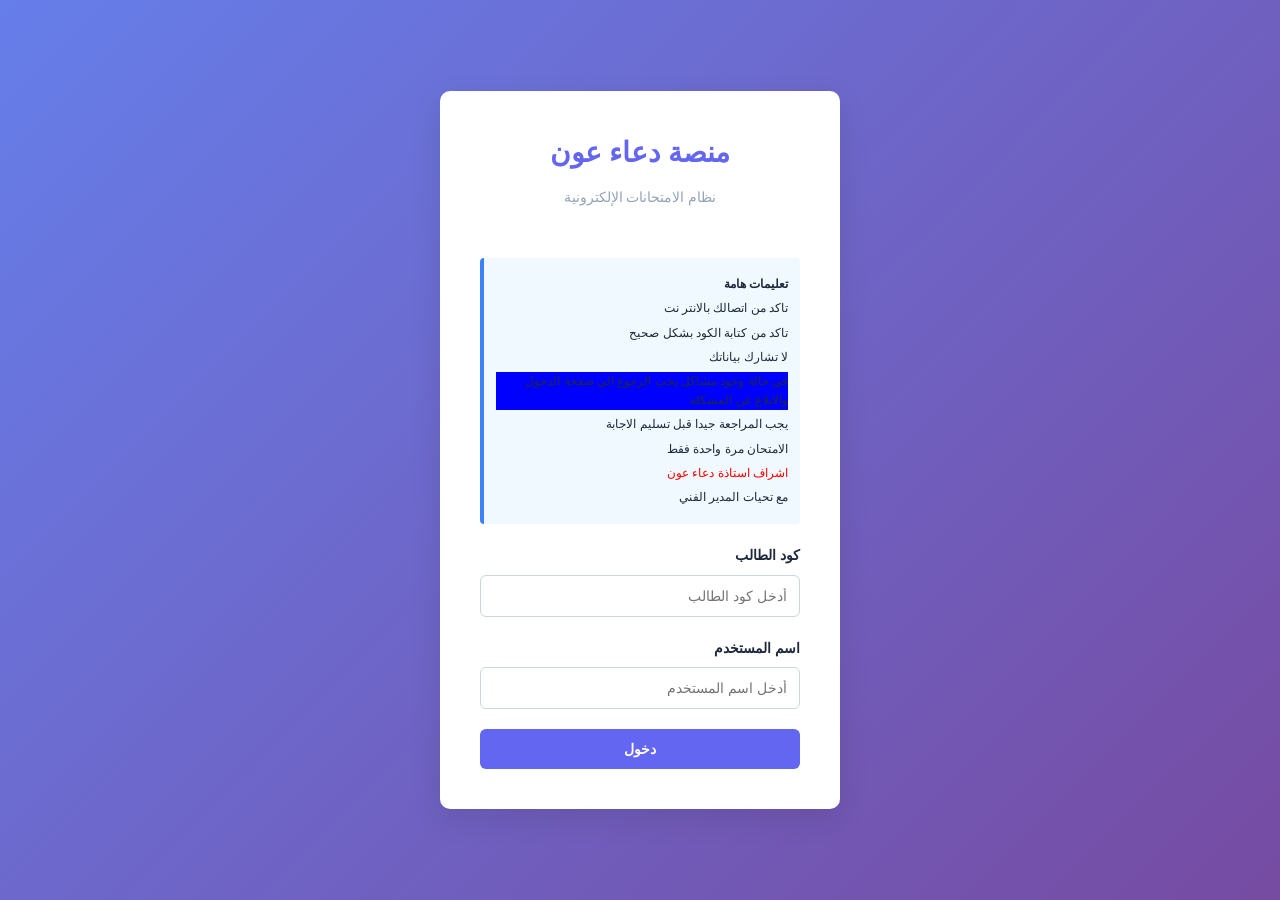
<file: profile.html>
<!DOCTYPE html>
<html lang="ar" dir="rtl">
<head>
    <meta charset="UTF-8">
    <meta name="viewport" content="width=device-width, initial-scale=1.0">
    <title>الملف الشخصي - منصة دعاء عون</title>
    <link rel="stylesheet" href="style.css">
</head>
<body>
    <!-- Navigation Bar -->
    <nav class="navbar-main">
        <div class="container">
            <div class="navbar-brand">
                <h1>🎓 منصة دعاء عون</h1>
            </div>
            <ul class="navbar-menu">
                <li><a href="dashboard.html" class="nav-link">📚 الامتحانات</a></li>
                <li><a href="certificates.html" class="nav-link">🎓 الشهادات</a></li>
                <li><a href="profile.html" class="nav-link active">👤 الملف الشخصي</a></li>
                <li><a href="#" onclick="handleLogout()" class="nav-link logout">🚪 تسجيل الخروج</a></li>
            </ul>
        </div>
    </nav>

    <!-- Main Content -->
    <main class="main-content">
        <div class="container">
            <!-- Page Header -->
            <div class="page-header">
                <h1>👤 الملف الشخصي</h1>
                <p>معلومات الطالب والإحصائيات</p>
            </div>

            <!-- Profile Content -->
            <div class="profile-content">
                <!-- Student Info Card -->
                <div class="profile-card">
                    <div class="card-header">
                        <h2>معلومات الطالب</h2>
                    </div>
                    <div class="card-body">
                        <div class="profile-info-grid">
                            <div class="info-box">
                                <span class="info-label">اسم الطالب:</span>
                                <span class="info-value" id="studentName">-</span>
                            </div>
                            <div class="info-box">
                                <span class="info-label">كود الطالب:</span>
                                <span class="info-value" id="studentCode">-</span>
                            </div>
                            <div class="info-box">
                                <span class="info-label">تاريخ الانضمام:</span>
                                <span class="info-value" id="joinDate">-</span>
                            </div>
                            <div class="info-box">
                                <span class="info-label">آخر تسجيل دخول:</span>
                                <span class="info-value" id="lastLogin">-</span>
                            </div>
                        </div>
                    </div>
                </div>

                <!-- Statistics Card -->
                <div class="profile-card">
                    <div class="card-header">
                        <h2>إحصائيات الامتحانات</h2>
                    </div>
                    <div class="card-body">
                        <div class="stats-grid">
                            <div class="stat-box">
                                <div class="stat-number" id="totalExams">0</div>
                                <div class="stat-label">إجمالي الامتحانات</div>
                            </div>
                            <div class="stat-box">
                                <div class="stat-number" id="passedExams">0</div>
                                <div class="stat-label">الامتحانات الناجحة</div>
                            </div>
                            <div class="stat-box">
                                <div class="stat-number" id="averageScore">0%</div>
                                <div class="stat-label">متوسط الدرجات</div>
                            </div>
                            <div class="stat-box">
                                <div class="stat-number" id="totalCertificates">0</div>
                                <div class="stat-label">الشهادات المحصلة</div>
                            </div>
                        </div>
                    </div>
                </div>

                <!-- Recent Exams Card -->
                <div class="profile-card">
                    <div class="card-header">
                        <h2>آخر الامتحانات</h2>
                    </div>
                    <div class="card-body">
                        <div id="recentExamsContainer" class="recent-exams-list">
                            <!-- Recent exams will be displayed here -->
                        </div>
                        <div id="noRecentExams" class="empty-message" style="display: none;">
                            <p>لم تأخذ أي امتحانات بعد</p>
                        </div>
                    </div>
                </div>

                <!-- Actions Card -->
                <div class="profile-card">
                    <div class="card-header">
                        <h2>الإجراءات</h2>
                    </div>
                    <div class="card-body">
                        <div class="actions-grid">
                            <a href="dashboard.html" class="btn btn-primary">العودة للامتحانات</a>
                            <a href="certificates.html" class="btn btn-secondary">عرض الشهادات</a>
                            <button class="btn btn-danger" onclick="handleLogout()">تسجيل الخروج</button>
                        </div>
                    </div>
                </div>
            </div>
        </div>
    </main>

    <!-- Footer -->
    <footer class="footer">
        <div class="container">
            <p>&copy; 2024 منصة دعاء عون. جميع الحقوق محفوظة.</p>
        </div>
    </footer>

    <script src="profile.js"></script>
</body>
</html>
</file>
<file: style.css>
* {
    margin: 0;
    padding: 0;
    box-sizing: border-box;
}

:root {
    --primary-color: #6366f1;
    --secondary-color: #8b5cf6;
    --success-color: #10b981;
    --danger-color: #ef4444;
    --warning-color: #f59e0b;
    --info-color: #3b82f6;
    --dark-bg: #0f172a;
    --light-bg: #f8fafc;
    --card-bg: #1e293b;
    --text-dark: #1e293b;
    --text-light: #94a3b8;
    --border-color: #cbd5e1;
    --shadow: 0 10px 30px rgba(0, 0, 0, 0.1);
    --transition: all 0.3s ease;
}

html {
    scroll-behavior: smooth;
}

body {
    font-family: 'Segoe UI', Tahoma, Geneva, Verdana, sans-serif;
    background-color: var(--light-bg);
    color: var(--text-dark);
    line-height: 1.6;
}

.container {
    max-width: 1200px;
    margin: 0 auto;
    padding: 0 20px;
}

/* ==================== Login Page ==================== */
.login-page {
    background: linear-gradient(135deg, #667eea 0%, #764ba2 100%);
    min-height: 100vh;
    display: flex;
    align-items: center;
    justify-content: center;
}

.login-container {
    display: flex;
    align-items: center;
    justify-content: center;
    min-height: 100vh;
}

.login-box {
    background: white;
    border-radius: 10px;
    box-shadow: var(--shadow);
    padding: 40px;
    width: 100%;
    max-width: 400px;
    animation: slideInUp 0.5s ease;
}

.login-header {
    text-align: center;
    margin-bottom: 30px;
}

.login-header h1 {
    color: var(--primary-color);
    margin-bottom: 10px;
    font-size: 28px;
}

.login-header p {
    color: var(--text-light);
    font-size: 14px;
}

.login-form {
    display: flex;
    flex-direction: column;
    gap: 20px;
}

.form-group {
    display: flex;
    flex-direction: column;
    gap: 8px;
}

.form-group label {
    font-weight: 600;
    color: var(--text-dark);
    font-size: 14px;
}

.form-group input,
.form-group select,
.form-group textarea {
    padding: 12px;
    border: 1px solid var(--border-color);
    border-radius: 6px;
    font-size: 14px;
    transition: var(--transition);
    font-family: inherit;
}

.form-group input:focus,
.form-group select:focus,
.form-group textarea:focus {
    outline: none;
    border-color: var(--primary-color);
    box-shadow: 0 0 0 3px rgba(99, 102, 241, 0.1);
}

.form-group.checkbox {
    flex-direction: row;
    align-items: center;
    gap: 8px;
}

.form-group.checkbox input {
    width: 18px;
    height: 18px;
    cursor: pointer;
}

.form-group.checkbox label {
    margin: 0;
    cursor: pointer;
}

.error-message {
    color: var(--danger-color);
    font-size: 12px;
    display: none;
}

.error-message.show {
    display: block;
}

.login-footer {
    text-align: center;
    margin-top: 20px;
    border-top: 1px solid var(--border-color);
    padding-top: 20px;
}

.login-footer p {
    font-size: 13px;
    margin-bottom: 10px;
}

.login-footer a {
    color: var(--primary-color);
    text-decoration: none;
    font-weight: 600;
    transition: var(--transition);
}

.login-footer a:hover {
    color: var(--secondary-color);
}

.demo-info {
    background-color: #f0f9ff;
    border-left: 4px solid var(--info-color);
    padding: 12px;
    border-radius: 4px;
    margin-top: 20px;
    font-size: 12px;
}

.demo-info p {
    margin: 5px 0;
    color: var(--text-dark);
}

/* ==================== Navigation Bar ==================== */
.navbar {
    background-color: white;
    box-shadow: var(--shadow);
    position: sticky;
    top: 0;
    z-index: 100;
}

.navbar .container {
    display: flex;
    justify-content: space-between;
    align-items: center;
    padding: 15px 20px;
}

.navbar-brand h2 {
    color: var(--primary-color);
    font-size: 24px;
    margin: 0;
}

.navbar-menu {
    display: flex;
    list-style: none;
    gap: 30px;
    align-items: center;
}

.navbar-menu a {
    color: var(--text-dark);
    text-decoration: none;
    font-weight: 500;
    transition: var(--transition);
    padding: 8px 0;
    border-bottom: 3px solid transparent;
}

.navbar-menu a:hover,
.navbar-menu a.active {
    color: var(--primary-color);
    border-bottom-color: var(--primary-color);
}

.logout-link {
    color: var(--danger-color) !important;
}

.logout-link:hover {
    color: #dc2626 !important;
}

.hamburger {
    display: none;
    flex-direction: column;
    cursor: pointer;
    gap: 6px;
}

.hamburger span {
    width: 25px;
    height: 3px;
    background-color: var(--text-dark);
    border-radius: 2px;
    transition: var(--transition);
}

/* ==================== Buttons ==================== */
.btn {
    padding: 12px 24px;
    border: none;
    border-radius: 6px;
    font-size: 14px;
    font-weight: 600;
    cursor: pointer;
    transition: var(--transition);
    display: inline-block;
    text-align: center;
    text-decoration: none;
    font-family: inherit;
}

.btn-primary {
    background-color: var(--primary-color);
    color: white;
}

.btn-primary:hover {
    background-color: #4f46e5;
    transform: translateY(-2px);
    box-shadow: 0 5px 15px rgba(99, 102, 241, 0.3);
}

.btn-secondary {
    background-color: var(--text-light);
    color: white;
}

.btn-secondary:hover {
    background-color: #64748b;
}

.btn-danger {
    background-color: var(--danger-color);
    color: white;
}

.btn-danger:hover {
    background-color: #dc2626;
}

.btn-disabled {
    background-color: #cbd5e1;
    color: #94a3b8;
    cursor: not-allowed;
}

.btn-block {
    width: 100%;
    display: block;
}

.btn-small {
    padding: 8px 16px;
    font-size: 12px;
}

/* ==================== Main Content ==================== */
.main-content {
    min-height: calc(100vh - 200px);
    padding: 40px 0;
}

.page-header {
    text-align: center;
    margin-bottom: 40px;
}

.page-header h1 {
    font-size: 36px;
    color: var(--text-dark);
    margin-bottom: 10px;
}

.page-header p {
    color: var(--text-light);
    font-size: 16px;
}

/* ==================== Welcome Section ==================== */
.welcome-section {
    margin-bottom: 40px;
}

.welcome-card {
    background: linear-gradient(135deg, var(--primary-color), var(--secondary-color));
    color: white;
    padding: 40px;
    border-radius: 10px;
    text-align: center;
    animation: slideInUp 0.5s ease;
}

.welcome-card h1 {
    font-size: 32px;
    margin-bottom: 10px;
}

.welcome-card p {
    font-size: 16px;
    opacity: 0.9;
}

/* ==================== Dashboard Stats ==================== */
.dashboard-stats {
    display: grid;
    grid-template-columns: repeat(auto-fit, minmax(250px, 1fr));
    gap: 20px;
    margin-bottom: 40px;
}

.stat-card {
    background: white;
    border-radius: 10px;
    padding: 20px;
    box-shadow: var(--shadow);
    display: flex;
    align-items: center;
    gap: 20px;
    transition: var(--transition);
}

.stat-card:hover {
    transform: translateY(-5px);
    box-shadow: 0 15px 40px rgba(0, 0, 0, 0.15);
}

.stat-icon {
    font-size: 40px;
    min-width: 60px;
    text-align: center;
}

.stat-content h3 {
    font-size: 14px;
    color: var(--text-light);
    margin-bottom: 5px;
}

.stat-number {
    font-size: 28px;
    font-weight: 700;
    color: var(--primary-color);
}

/* ==================== Quick Actions ==================== */
.quick-actions {
    margin-bottom: 40px;
}

.quick-actions h2 {
    font-size: 24px;
    margin-bottom: 20px;
    color: var(--text-dark);
}

.actions-grid {
    display: grid;
    grid-template-columns: repeat(auto-fit, minmax(250px, 1fr));
    gap: 20px;
}

.action-card {
    background: white;
    border-radius: 10px;
    padding: 30px;
    text-align: center;
    text-decoration: none;
    color: inherit;
    box-shadow: var(--shadow);
    transition: var(--transition);
}

.action-card:hover {
    transform: translateY(-5px);
    box-shadow: 0 15px 40px rgba(0, 0, 0, 0.15);
    color: var(--primary-color);
}

.action-icon {
    font-size: 48px;
    margin-bottom: 15px;
}

.action-card h3 {
    font-size: 18px;
    margin-bottom: 10px;
}

.action-card p {
    color: var(--text-light);
    font-size: 14px;
}

/* ==================== Recent Activity ==================== */
.recent-activity {
    margin-bottom: 40px;
}

.recent-activity h2 {
    font-size: 24px;
    margin-bottom: 20px;
    color: var(--text-dark);
}

.activity-list {
    background: white;
    border-radius: 10px;
    padding: 20px;
    box-shadow: var(--shadow);
}

.activity-item {
    padding: 15px;
    border-bottom: 1px solid var(--border-color);
    display: flex;
    justify-content: space-between;
    align-items: center;
}

.activity-item:last-child {
    border-bottom: none;
}

.activity-text {
    flex: 1;
}

.activity-text strong {
    color: var(--text-dark);
}

.activity-text small {
    color: var(--text-light);
}

.activity-badge {
    background-color: #f0f9ff;
    color: var(--info-color);
    padding: 5px 12px;
    border-radius: 20px;
    font-size: 12px;
    font-weight: 600;
}

/* ==================== Exams Section ==================== */
.filter-section {
    background: white;
    padding: 20px;
    border-radius: 10px;
    margin-bottom: 30px;
    display: flex;
    gap: 20px;
    flex-wrap: wrap;
    align-items: flex-end;
    box-shadow: var(--shadow);
}

.filter-group {
    display: flex;
    flex-direction: column;
    gap: 8px;
}

.filter-group label {
    font-weight: 600;
    font-size: 14px;
    color: var(--text-dark);
}

.filter-group select {
    padding: 10px;
    border: 1px solid var(--border-color);
    border-radius: 6px;
    font-size: 14px;
    min-width: 150px;
}

.exams-list {
    display: grid;
    grid-template-columns: repeat(auto-fill, minmax(300px, 1fr));
    gap: 20px;
}

.exam-card {
    background: white;
    border-radius: 10px;
    overflow: hidden;
    box-shadow: var(--shadow);
    transition: var(--transition);
}

.exam-card:hover {
    transform: translateY(-5px);
    box-shadow: 0 15px 40px rgba(0, 0, 0, 0.15);
}

.exam-header {
    background: linear-gradient(135deg, var(--primary-color), var(--secondary-color));
    color: white;
    padding: 20px;
    display: flex;
    justify-content: space-between;
    align-items: start;
}

.exam-header h3 {
    margin: 0;
    font-size: 18px;
}

.exam-body {
    padding: 20px;
    border-bottom: 1px solid var(--border-color);
}

.exam-body p {
    margin: 8px 0;
    font-size: 14px;
    color: var(--text-dark);
}

.exam-body strong {
    color: var(--text-dark);
}

.exam-footer {
    padding: 20px;
    display: flex;
    gap: 10px;
}

.exam-start-btn {
    flex: 1;
}

.badge {
    display: inline-block;
    padding: 6px 12px;
    border-radius: 20px;
    font-size: 12px;
    font-weight: 600;
}

.badge-available {
    background-color: #d1fae5;
    color: var(--success-color);
}

.badge-completed {
    background-color: #dbeafe;
    color: var(--info-color);
}

.badge-pending {
    background-color: #fef3c7;
    color: var(--warning-color);
}

.badge-excellent {
    background-color: #d1fae5;
    color: var(--success-color);
}

.badge-good {
    background-color: #dbeafe;
    color: var(--info-color);
}

.grade-badge {
    background-color: #fef3c7;
    color: var(--warning-color);
    padding: 4px 8px;
    border-radius: 4px;
    font-weight: 600;
}

/* ==================== Certificates Section ==================== */
.certificates-grid {
    display: grid;
    grid-template-columns: repeat(auto-fill, minmax(280px, 1fr));
    gap: 20px;
    margin-bottom: 40px;
}

.certificate-card {
    background: white;
    border-radius: 10px;
    overflow: hidden;
    box-shadow: var(--shadow);
    transition: var(--transition);
}

.certificate-card:hover {
    transform: translateY(-5px);
    box-shadow: 0 15px 40px rgba(0, 0, 0, 0.15);
}

.certificate-preview {
    height: 200px;
    background: linear-gradient(135deg, #667eea 0%, #764ba2 100%);
    display: flex;
    align-items: center;
    justify-content: center;
}

.certificate-image {
    width: 100%;
    height: 100%;
    display: flex;
    align-items: center;
    justify-content: center;
}

.certificate-content {
    text-align: center;
    color: white;
}

.certificate-content h3 {
    font-size: 20px;
    margin-bottom: 10px;
}

.certificate-content p {
    font-size: 14px;
    margin: 5px 0;
}

.certificate-date {
    font-size: 12px;
    opacity: 0.8;
}

.certificate-info {
    padding: 20px;
}

.certificate-info h4 {
    font-size: 16px;
    margin-bottom: 10px;
    color: var(--text-dark);
}

.certificate-status {
    color: var(--success-color);
    font-weight: 600;
    margin-bottom: 15px;
}

.certificate-actions {
    display: flex;
    gap: 10px;
}

.certificates-stats {
    background: white;
    padding: 30px;
    border-radius: 10px;
    box-shadow: var(--shadow);
}

.certificates-stats h2 {
    font-size: 24px;
    margin-bottom: 20px;
    color: var(--text-dark);
}

.stats-grid {
    display: grid;
    grid-template-columns: repeat(auto-fit, minmax(200px, 1fr));
    gap: 20px;
}

.stat-box {
    background: linear-gradient(135deg, var(--primary-color), var(--secondary-color));
    color: white;
    padding: 20px;
    border-radius: 10px;
    text-align: center;
}

.stat-box h3 {
    font-size: 14px;
    margin-bottom: 10px;
    opacity: 0.9;
}

.stat-value {
    font-size: 32px;
    font-weight: 700;
}

/* ==================== Grades Section ==================== */
.grades-overview {
    display: grid;
    grid-template-columns: repeat(auto-fit, minmax(250px, 1fr));
    gap: 20px;
    margin-bottom: 40px;
}

.overview-card {
    background: white;
    padding: 20px;
    border-radius: 10px;
    box-shadow: var(--shadow);
    text-align: center;
}

.overview-card h3 {
    font-size: 14px;
    color: var(--text-light);
    margin-bottom: 15px;
}

.grade-display {
    display: flex;
    align-items: baseline;
    justify-content: center;
    gap: 5px;
    margin-bottom: 15px;
}

.grade-value {
    font-size: 36px;
    font-weight: 700;
    color: var(--primary-color);
}

.grade-max {
    font-size: 18px;
    color: var(--text-light);
}

.grade-bar {
    height: 8px;
    background-color: #e2e8f0;
    border-radius: 4px;
    overflow: hidden;
    margin-bottom: 10px;
}

.grade-fill {
    height: 100%;
    background: linear-gradient(90deg, var(--primary-color), var(--secondary-color));
    border-radius: 4px;
}

.grade-subject {
    font-size: 12px;
    color: var(--text-light);
}

.grades-table-section {
    background: white;
    padding: 20px;
    border-radius: 10px;
    box-shadow: var(--shadow);
    margin-bottom: 40px;
    overflow-x: auto;
}

.grades-table-section h2 {
    font-size: 24px;
    margin-bottom: 20px;
    color: var(--text-dark);
}

.grades-table {
    width: 100%;
    border-collapse: collapse;
}

.grades-table thead {
    background-color: #f8fafc;
    border-bottom: 2px solid var(--border-color);
}

.grades-table th {
    padding: 15px;
    text-align: right;
    font-weight: 600;
    color: var(--text-dark);
    font-size: 14px;
}

.grades-table td {
    padding: 15px;
    border-bottom: 1px solid var(--border-color);
    color: var(--text-dark);
    font-size: 14px;
}

.grades-table tbody tr:hover {
    background-color: #f8fafc;
}

.performance-section {
    background: white;
    padding: 30px;
    border-radius: 10px;
    box-shadow: var(--shadow);
    margin-bottom: 40px;
}

.performance-section h2 {
    font-size: 24px;
    margin-bottom: 20px;
    color: var(--text-dark);
}

.performance-grid {
    display: grid;
    grid-template-columns: repeat(auto-fit, minmax(200px, 1fr));
    gap: 20px;
}

.performance-card {
    background: #f8fafc;
    padding: 20px;
    border-radius: 10px;
}

.performance-card h4 {
    font-size: 16px;
    margin-bottom: 15px;
    color: var(--text-dark);
}

.performance-bar {
    height: 10px;
    background-color: #e2e8f0;
    border-radius: 5px;
    overflow: hidden;
    margin-bottom: 10px;
}

.performance-fill {
    height: 100%;
    border-radius: 5px;
}

.performance-value {
    font-size: 18px;
    font-weight: 700;
    color: var(--primary-color);
}

.download-section {
    background: white;
    padding: 30px;
    border-radius: 10px;
    box-shadow: var(--shadow);
    text-align: center;
}

.download-section h2 {
    font-size: 24px;
    margin-bottom: 20px;
    color: var(--text-dark);
}

.download-buttons {
    display: flex;
    gap: 15px;
    justify-content: center;
    flex-wrap: wrap;
}

/* ==================== Profile Section ==================== */
.profile-section {
    background: white;
    border-radius: 10px;
    box-shadow: var(--shadow);
    overflow: hidden;
}

.profile-card {
    background: linear-gradient(135deg, var(--primary-color), var(--secondary-color));
    color: white;
    padding: 40px;
    text-align: center;
}

.profile-header {
    display: flex;
    align-items: center;
    gap: 30px;
    margin-bottom: 30px;
    flex-wrap: wrap;
    justify-content: center;
}

.profile-avatar {
    width: 120px;
    height: 120px;
    border-radius: 50%;
    overflow: hidden;
    border: 4px solid white;
}

.profile-avatar img {
    width: 100%;
    height: 100%;
    object-fit: cover;
}

.profile-info {
    text-align: left;
}

.profile-info h2 {
    font-size: 24px;
    margin-bottom: 5px;
}

.profile-info p {
    margin: 5px 0;
    opacity: 0.9;
}

.profile-id {
    font-size: 12px;
    opacity: 0.8;
}

.profile-stats {
    display: grid;
    grid-template-columns: repeat(3, 1fr);
    gap: 20px;
}

.stat {
    background: rgba(255, 255, 255, 0.2);
    padding: 15px;
    border-radius: 8px;
}

.stat-label {
    display: block;
    font-size: 12px;
    opacity: 0.9;
    margin-bottom: 8px;
}

.stat-value {
    display: block;
    font-size: 24px;
    font-weight: 700;
}

.edit-profile-form,
.change-password-form,
.account-settings,
.danger-zone {
    padding: 30px;
    border-top: 1px solid var(--border-color);
}

.edit-profile-form h3,
.change-password-form h3,
.account-settings h3,
.danger-zone h3 {
    font-size: 18px;
    margin-bottom: 20px;
    color: var(--text-dark);
}

.edit-profile-form form,
.change-password-form form {
    display: grid;
    grid-template-columns: repeat(auto-fit, minmax(300px, 1fr));
    gap: 20px;
}

.settings-group {
    display: flex;
    flex-direction: column;
    gap: 15px;
}

.checkbox-label {
    display: flex;
    align-items: center;
    gap: 10px;
    cursor: pointer;
    font-size: 14px;
}

.checkbox-label input {
    width: 18px;
    height: 18px;
    cursor: pointer;
}

.danger-zone {
    background-color: #fef2f2;
    border: 2px solid var(--danger-color);
}

.danger-zone p {
    color: var(--danger-color);
    margin-bottom: 15px;
}

/* ==================== Footer ==================== */
.footer {
    background-color: var(--text-dark);
    color: white;
    text-align: center;
    padding: 30px 0;
    margin-top: 60px;
}

.footer p {
    margin: 0;
}

/* ==================== Animations ==================== */
@keyframes slideInUp {
    from {
        opacity: 0;
        transform: translateY(30px);
    }
    to {
        opacity: 1;
        transform: translateY(0);
    }
}

@keyframes slideInDown {
    from {
        opacity: 0;
        transform: translateY(-30px);
    }
    to {
        opacity: 1;
        transform: translateY(0);
    }
}

@keyframes fadeIn {
    from {
        opacity: 0;
    }
    to {
        opacity: 1;
    }
}

/* ==================== Responsive Design ==================== */
@media (max-width: 768px) {
    .navbar-menu {
        display: none;
    }

    .hamburger {
        display: flex;
    }

    .navbar-menu.active {
        display: flex;
        flex-direction: column;
        position: absolute;
        top: 60px;
        left: 0;
        right: 0;
        background: white;
        padding: 20px;
        gap: 10px;
        box-shadow: var(--shadow);
    }

    .page-header h1 {
        font-size: 24px;
    }

    .dashboard-stats {
        grid-template-columns: repeat(auto-fit, minmax(150px, 1fr));
    }

    .stat-card {
        flex-direction: column;
        text-align: center;
    }

    .actions-grid,
    .exams-list,
    .certificates-grid,
    .performance-grid {
        grid-template-columns: 1fr;
    }

    .filter-section {
        flex-direction: column;
    }

    .filter-group select {
        width: 100%;
    }

    .grades-table {
        font-size: 12px;
    }

    .grades-table th,
    .grades-table td {
        padding: 10px;
    }

    .profile-header {
        flex-direction: column;
    }

    .profile-stats {
        grid-template-columns: 1fr;
    }

    .edit-profile-form form {
        grid-template-columns: 1fr;
    }

    .login-box {
        padding: 30px 20px;
    }

    .welcome-card {
        padding: 30px 20px;
    }

    .welcome-card h1 {
        font-size: 24px;
    }
}

@media (max-width: 480px) {
    .container {
        padding: 0 15px;
    }

    .navbar .container {
        padding: 12px 15px;
    }

    .navbar-brand h2 {
        font-size: 18px;
    }

    .page-header h1 {
        font-size: 20px;
    }

    .dashboard-stats {
        grid-template-columns: 1fr;
    }

    .stat-card {
        padding: 15px;
    }

    .stat-icon {
        font-size: 30px;
    }

    .stat-number {
        font-size: 24px;
    }

    .btn {
        padding: 10px 16px;
        font-size: 12px;
    }

    .download-buttons {
        flex-direction: column;
    }

    .download-buttons .btn {
        width: 100%;
    }
}


/* ==================== Exam Setup Section ==================== */
.exam-setup-section {
    display: flex;
    align-items: center;
    justify-content: center;
    min-height: calc(100vh - 200px);
    padding: 40px 0;
}

.setup-card {
    background: white;
    border-radius: 10px;
    box-shadow: var(--shadow);
    padding: 40px;
    max-width: 500px;
    width: 100%;
    animation: slideInUp 0.5s ease;
}

.setup-card h1 {
    font-size: 28px;
    color: var(--primary-color);
    margin-bottom: 10px;
    text-align: center;
}

.setup-card > p {
    text-align: center;
    color: var(--text-light);
    margin-bottom: 30px;
}

.setup-form {
    display: flex;
    flex-direction: column;
    gap: 20px;
}

/* ==================== Exam Section ==================== */
.exam-section {
    padding: 40px 0;
}

.exam-header {
    background: linear-gradient(135deg, var(--primary-color), var(--secondary-color));
    color: white;
    padding: 30px;
    border-radius: 10px;
    margin-bottom: 30px;
    display: flex;
    justify-content: space-between;
    align-items: center;
    flex-wrap: wrap;
    gap: 20px;
}

.exam-info h2 {
    font-size: 24px;
    margin-bottom: 5px;
}

.exam-info p {
    opacity: 0.9;
}

.exam-timer {
    text-align: center;
}

.timer-display {
    font-size: 20px;
    font-weight: 700;
    margin-bottom: 10px;
}

.progress-bar {
    width: 200px;
    height: 8px;
    background-color: rgba(255, 255, 255, 0.3);
    border-radius: 4px;
    overflow: hidden;
}

.progress-fill {
    height: 100%;
    background-color: white;
    border-radius: 4px;
    transition: width 0.3s ease;
}

.exam-content {
    background: white;
    border-radius: 10px;
    padding: 30px;
    box-shadow: var(--shadow);
    margin-bottom: 30px;
}

.question-card h3 {
    font-size: 20px;
    color: var(--text-dark);
    margin-bottom: 25px;
    line-height: 1.6;
}

.answers-container {
    display: flex;
    flex-direction: column;
    gap: 15px;
}

.answer-option {
    display: flex;
    align-items: center;
    padding: 15px;
    border: 2px solid var(--border-color);
    border-radius: 8px;
    cursor: pointer;
    transition: var(--transition);
    background: white;
}

.answer-option:hover {
    border-color: var(--primary-color);
    background-color: #f0f4ff;
    transform: translateX(-5px);
}

.answer-option input[type="radio"] {
    margin-left: 15px;
    cursor: pointer;
    width: 20px;
    height: 20px;
}

.answer-option span {
    font-size: 16px;
    color: var(--text-dark);
}

.exam-navigation {
    display: flex;
    gap: 15px;
    justify-content: center;
    flex-wrap: wrap;
}

.exam-navigation .btn {
    min-width: 150px;
}

/* ==================== Results Section ==================== */
.results-section {
    padding: 40px 0;
}

.results-card {
    background: white;
    border-radius: 10px;
    box-shadow: var(--shadow);
    overflow: hidden;
    animation: slideInUp 0.5s ease;
}

.results-header {
    background: linear-gradient(135deg, var(--primary-color), var(--secondary-color));
    color: white;
    padding: 30px;
    text-align: center;
}

.results-header h1 {
    font-size: 28px;
    margin: 0;
}

.results-content {
    padding: 40px;
}

.score-display {
    display: flex;
    align-items: center;
    justify-content: center;
    gap: 30px;
    margin-bottom: 40px;
    flex-wrap: wrap;
}

.score-circle {
    width: 150px;
    height: 150px;
    border-radius: 50%;
    background: linear-gradient(135deg, var(--primary-color), var(--secondary-color));
    color: white;
    display: flex;
    flex-direction: column;
    align-items: center;
    justify-content: center;
    box-shadow: 0 10px 30px rgba(99, 102, 241, 0.3);
}

.score-circle span:first-child {
    font-size: 48px;
    font-weight: 700;
}

.score-max {
    font-size: 18px;
    opacity: 0.9;
}

.score-info p {
    font-size: 18px;
    font-weight: 600;
    color: var(--text-dark);
}

.results-details {
    background: #f8fafc;
    padding: 20px;
    border-radius: 8px;
    margin-bottom: 30px;
    display: grid;
    grid-template-columns: repeat(auto-fit, minmax(200px, 1fr));
    gap: 15px;
}

.detail-item {
    display: flex;
    justify-content: space-between;
    align-items: center;
    padding: 10px 0;
}

.detail-label {
    color: var(--text-light);
    font-weight: 600;
}

.detail-value {
    color: var(--primary-color);
    font-weight: 700;
    font-size: 18px;
}

.certificate-section,
.no-certificate-section {
    background: #f0fdf4;
    border: 2px solid #10b981;
    padding: 20px;
    border-radius: 8px;
    margin-bottom: 20px;
    text-align: center;
}

.certificate-section h2 {
    color: #10b981;
    margin-bottom: 10px;
}

.certificate-section p,
.no-certificate-section p {
    color: #059669;
}

.no-certificate-section {
    background: #fef2f2;
    border-color: #ef4444;
}

.no-certificate-section p {
    color: #dc2626;
}

.results-actions {
    display: flex;
    gap: 15px;
    justify-content: center;
    flex-wrap: wrap;
}

.results-actions .btn {
    min-width: 150px;
}

/* ==================== Answers Review Section ==================== */
.answers-review-section {
    padding: 40px 0;
}

.review-header {
    display: flex;
    justify-content: space-between;
    align-items: center;
    margin-bottom: 30px;
    flex-wrap: wrap;
    gap: 20px;
}

.review-header h1 {
    font-size: 28px;
    color: var(--text-dark);
}

.answers-review-container {
    display: flex;
    flex-direction: column;
    gap: 20px;
}

.review-item {
    background: white;
    padding: 20px;
    border-radius: 8px;
    border-left: 4px solid #e2e8f0;
    box-shadow: var(--shadow);
}

.review-item.correct {
    border-left-color: #10b981;
    background-color: #f0fdf4;
}

.review-item.wrong {
    border-left-color: #ef4444;
    background-color: #fef2f2;
}

.review-item h4 {
    font-size: 16px;
    color: var(--text-dark);
    margin-bottom: 10px;
}

.review-item p {
    margin: 8px 0;
    color: var(--text-dark);
}

.result-badge {
    margin-top: 10px;
    font-weight: 600;
    display: inline-block;
    padding: 5px 12px;
    border-radius: 20px;
}

.review-item.correct .result-badge {
    background-color: #d1fae5;
    color: #10b981;
}

.review-item.wrong .result-badge {
    background-color: #fee2e2;
    color: #ef4444;
}

/* ==================== Responsive Design ==================== */
@media (max-width: 768px) {
    .exam-header {
        flex-direction: column;
        text-align: center;
    }

    .exam-timer {
        width: 100%;
    }

    .progress-bar {
        width: 100%;
    }

    .score-display {
        flex-direction: column;
    }

    .results-details {
        grid-template-columns: 1fr;
    }

    .setup-card {
        padding: 30px 20px;
    }

    .exam-content {
        padding: 20px;
    }

    .results-content {
        padding: 20px;
    }

    .exam-navigation {
        flex-direction: column;
    }

    .exam-navigation .btn {
        width: 100%;
    }

    .results-actions {
        flex-direction: column;
    }

    .results-actions .btn {
        width: 100%;
    }
}


/* ==================== Exam Top Bar ==================== */
.exam-top-bar {
    background: linear-gradient(135deg, #6366f1, #8b5cf6);
    color: white;
    padding: 15px 0;
    position: sticky;
    top: 0;
    z-index: 100;
    box-shadow: 0 2px 10px rgba(0, 0, 0, 0.1);
}

.exam-top-bar .container {
    display: flex;
    justify-content: space-between;
    align-items: center;
    flex-wrap: wrap;
    gap: 20px;
}

.student-info {
    display: flex;
    align-items: center;
    gap: 10px;
    font-weight: 600;
}

.student-label {
    opacity: 0.9;
}

.student-name {
    font-weight: 700;
    font-size: 18px;
}

.exam-timer-top {
    display: flex;
    align-items: center;
    gap: 10px;
    font-weight: 600;
}

.timer-label {
    opacity: 0.9;
}

.timer-display {
    font-size: 18px;
    font-weight: 700;
    background: rgba(255, 255, 255, 0.2);
    padding: 5px 15px;
    border-radius: 20px;
}

.logout-btn {
    display: flex;
    gap: 10px;
}

.btn-small {
    padding: 8px 16px;
    font-size: 14px;
}

/* ==================== Questions Input Section ==================== */
.questions-input-section {
    padding: 40px 0;
}

.questions-header {
    text-align: center;
    margin-bottom: 40px;
}

.questions-header h1 {
    font-size: 28px;
    color: var(--primary-color);
    margin-bottom: 10px;
}

.questions-header p {
    color: var(--text-light);
    font-size: 16px;
}

.questions-container {
    display: flex;
    flex-direction: column;
    gap: 30px;
    margin-bottom: 40px;
}

.question-input-card {
    background: white;
    border-radius: 10px;
    box-shadow: var(--shadow);
    overflow: hidden;
    animation: slideInUp 0.5s ease;
}

.question-input-header {
    background: linear-gradient(135deg, var(--primary-color), var(--secondary-color));
    color: white;
    padding: 20px;
}

.question-input-header h3 {
    margin: 0;
    font-size: 18px;
}

.question-input-body {
    padding: 30px;
}

.answers-input {
    display: grid;
    grid-template-columns: repeat(auto-fit, minmax(250px, 1fr));
    gap: 20px;
    margin: 20px 0;
}

.input-actions {
    display: flex;
    gap: 15px;
    justify-content: center;
    flex-wrap: wrap;
    margin-top: 40px;
}

.input-actions .btn {
    min-width: 150px;
}

/* ==================== Main Content ==================== */
.main-content {
    min-height: calc(100vh - 200px);
    padding: 40px 0;
}

.footer {
    background: #f8fafc;
    border-top: 1px solid var(--border-color);
    padding: 20px 0;
    text-align: center;
    color: var(--text-light);
    margin-top: 40px;
}

/* ==================== Responsive Design for Advanced ==================== */
@media (max-width: 768px) {
    .exam-top-bar .container {
        flex-direction: column;
        gap: 15px;
    }

    .student-info,
    .exam-timer-top,
    .logout-btn {
        width: 100%;
        justify-content: center;
    }

    .answers-input {
        grid-template-columns: 1fr;
    }

    .question-input-body {
        padding: 20px;
    }

    .questions-container {
        gap: 20px;
    }

    .input-actions {
        flex-direction: column;
    }

    .input-actions .btn {
        width: 100%;
    }
}

/* ==================== Form Styles ==================== */
textarea {
    width: 100%;
    padding: 12px;
    border: 2px solid var(--border-color);
    border-radius: 6px;
    font-family: inherit;
    font-size: 14px;
    resize: vertical;
    min-height: 80px;
    transition: var(--transition);
}

textarea:focus {
    outline: none;
    border-color: var(--primary-color);
    box-shadow: 0 0 0 3px rgba(99, 102, 241, 0.1);
}

select {
    width: 100%;
    padding: 12px;
    border: 2px solid var(--border-color);
    border-radius: 6px;
    font-family: inherit;
    font-size: 14px;
    background-color: white;
    cursor: pointer;
    transition: var(--transition);
}

select:focus {
    outline: none;
    border-color: var(--primary-color);
    box-shadow: 0 0 0 3px rgba(99, 102, 241, 0.1);
}

/* ==================== Error Message Styles ==================== */
.error-message {
    display: none;
    color: #ef4444;
    font-size: 12px;
    margin-top: 5px;
}

.error-message.show {
    display: block;
}


/* ==================== Dashboard Styles ==================== */
.dashboard-header {
    text-align: center;
    margin-bottom: 50px;
    animation: slideInDown 0.5s ease;
}

.dashboard-header h1 {
    font-size: 32px;
    color: var(--primary-color);
    margin-bottom: 10px;
}

.dashboard-header p {
    font-size: 18px;
    color: var(--text-light);
}

.exams-grid {
    display: grid;
    grid-template-columns: repeat(2, 1fr);
    gap: 30px;
    margin-bottom: 50px;
}

@media (max-width: 768px) {
    .exams-grid {
        grid-template-columns: repeat(2, 1fr);
    }
}

@media (max-width: 480px) {
    .exams-grid {
        grid-template-columns: repeat(2, 1fr);
    }
}

.exam-card {
    background: white;
    border-radius: 10px;
    box-shadow: var(--shadow);
    overflow: hidden;
    transition: var(--transition);
    animation: slideInUp 0.5s ease;
    display: flex;
    flex-direction: column;
}

.exam-card:hover {
    transform: translateY(-10px);
    box-shadow: 0 15px 40px rgba(99, 102, 241, 0.2);
}

.exam-card-header {
    background: linear-gradient(135deg, var(--primary-color), var(--secondary-color));
    color: white;
    padding: 25px;
}

.exam-card-header h3 {
    margin: 0;
    font-size: 18px;
    font-weight: 700;
    line-height: 1.4;
}

.exam-card-body {
    padding: 25px;
    flex-grow: 1;
}

.exam-card-info {
    display: grid;
    grid-template-columns: 1fr 1fr;
    gap: 15px;
    margin-bottom: 20px;
}

.info-item {
    display: flex;
    flex-direction: column;
    gap: 5px;
}

.info-label {
    font-size: 12px;
    color: var(--text-light);
    font-weight: 600;
    text-transform: uppercase;
}

.info-value {
    font-size: 16px;
    color: var(--primary-color);
    font-weight: 700;
}

.exam-description-short {
    font-size: 14px;
    color: var(--text-dark);
    line-height: 1.5;
    margin: 0;
}

.exam-card-footer {
    padding: 20px 25px;
    border-top: 1px solid var(--border-color);
}

/* ==================== Modal Styles ==================== */
.modal {
    display: none;
    position: fixed;
    z-index: 1000;
    left: 0;
    top: 0;
    width: 100%;
    height: 100%;
    background-color: rgba(0, 0, 0, 0.5);
    align-items: center;
    justify-content: center;
    animation: fadeIn 0.3s ease;
}

.modal-content {
    background-color: white;
    border-radius: 10px;
    box-shadow: 0 20px 60px rgba(0, 0, 0, 0.3);
    max-width: 600px;
    width: 90%;
    max-height: 90vh;
    overflow-y: auto;
    animation: slideInUp 0.3s ease;
}

.modal-header {
    background: linear-gradient(135deg, var(--primary-color), var(--secondary-color));
    color: white;
    padding: 30px;
    display: flex;
    justify-content: space-between;
    align-items: center;
}

.modal-header h2 {
    margin: 0;
    font-size: 24px;
}

.modal-close {
    background: none;
    border: none;
    color: white;
    font-size: 32px;
    cursor: pointer;
    padding: 0;
    width: 40px;
    height: 40px;
    display: flex;
    align-items: center;
    justify-content: center;
    transition: var(--transition);
}

.modal-close:hover {
    transform: rotate(90deg);
}

.modal-body {
    padding: 30px;
}

.exam-details-grid {
    display: grid;
    grid-template-columns: repeat(2, 1fr);
    gap: 20px;
    margin-bottom: 30px;
}

.detail-box {
    background: #f8fafc;
    padding: 20px;
    border-radius: 8px;
    border-left: 4px solid var(--primary-color);
}

.detail-label {
    display: block;
    font-size: 12px;
    color: var(--text-light);
    font-weight: 600;
    text-transform: uppercase;
    margin-bottom: 8px;
}

.detail-value {
    display: block;
    font-size: 18px;
    color: var(--primary-color);
    font-weight: 700;
}

.exam-description {
    background: #f0f4ff;
    padding: 20px;
    border-radius: 8px;
    margin-bottom: 20px;
}

.exam-description p {
    margin: 0;
    color: var(--text-dark);
    line-height: 1.6;
}

.modal-footer {
    padding: 20px 30px;
    border-top: 1px solid var(--border-color);
    display: flex;
    gap: 15px;
    justify-content: flex-end;
}

.modal-footer .btn {
    min-width: 120px;
}

/* ==================== Wrong Answers Styles ==================== */
.wrong-answers-section {
    margin-top: 40px;
    padding-top: 30px;
    border-top: 2px solid var(--border-color);
}

.wrong-answers-section h3 {
    font-size: 20px;
    color: var(--text-dark);
    margin-bottom: 20px;
}

.wrong-answers-container {
    display: flex;
    flex-direction: column;
    gap: 20px;
}

.wrong-answer-item {
    background: white;
    border: 2px solid #fecaca;
    border-radius: 8px;
    overflow: hidden;
}

.wrong-answer-header {
    background: #fef2f2;
    padding: 15px 20px;
    border-bottom: 1px solid #fecaca;
}

.wrong-answer-header h4 {
    margin: 0;
    color: #dc2626;
    font-size: 16px;
}

.wrong-answer-body {
    padding: 20px;
}

.answer-row {
    display: flex;
    justify-content: space-between;
    align-items: flex-start;
    margin-bottom: 15px;
    gap: 20px;
}

.answer-row:last-child {
    margin-bottom: 0;
}

.answer-label {
    font-weight: 600;
    min-width: 120px;
    color: var(--text-dark);
}

.answer-text {
    flex-grow: 1;
    color: var(--text-dark);
}

.answer-text.correct {
    color: #10b981;
    font-weight: 600;
}

.no-wrong {
    text-align: center;
    padding: 30px;
    color: #10b981;
    font-size: 18px;
    font-weight: 600;
}

/* ==================== Animations ==================== */
@keyframes fadeIn {
    from {
        opacity: 0;
    }
    to {
        opacity: 1;
    }
}

@keyframes slideInDown {
    from {
        opacity: 0;
        transform: translateY(-30px);
    }
    to {
        opacity: 1;
        transform: translateY(0);
    }
}

@keyframes slideInUp {
    from {
        opacity: 0;
        transform: translateY(30px);
    }
    to {
        opacity: 1;
        transform: translateY(0);
    }
}

/* ==================== Responsive Design ==================== */
@media (max-width: 768px) {
    .exams-grid {
        grid-template-columns: 1fr;
        gap: 20px;
    }

    .exam-details-grid {
        grid-template-columns: 1fr;
    }

    .modal-content {
        width: 95%;
    }

    .dashboard-header h1 {
        font-size: 24px;
    }

    .answer-row {
        flex-direction: column;
        gap: 10px;
    }

    .modal-footer {
        flex-direction: column;
    }

    .modal-footer .btn {
        width: 100%;
    }
}


/* ==================== Main Navigation Bar ==================== */
.navbar-main {
    background: linear-gradient(135deg, #6366f1 0%, #8b5cf6 100%);
    color: white;
    padding: 0;
    position: sticky;
    top: 0;
    z-index: 1000;
    box-shadow: 0 4px 12px rgba(99, 102, 241, 0.3);
}

.navbar-main .container {
    display: flex;
    justify-content: space-between;
    align-items: center;
    padding: 15px 0;
}

.navbar-brand {
    display: flex;
    align-items: center;
}

.navbar-brand h1 {
    margin: 0;
    font-size: 24px;
    font-weight: 700;
    color: white;
}

.navbar-menu {
    display: flex;
    list-style: none;
    margin: 0;
    padding: 0;
    gap: 30px;
    align-items: center;
}

.nav-link {
    color: white;
    text-decoration: none;
    font-weight: 600;
    font-size: 16px;
    padding: 8px 15px;
    border-radius: 6px;
    transition: var(--transition);
    display: inline-block;
}

.nav-link:hover {
    background-color: rgba(255, 255, 255, 0.2);
    transform: translateY(-2px);
}

.nav-link.active {
    background-color: rgba(255, 255, 255, 0.3);
    border-bottom: 3px solid white;
}

.nav-link.logout {
    background-color: rgba(255, 59, 48, 0.3);
}

.nav-link.logout:hover {
    background-color: rgba(255, 59, 48, 0.5);
}

/* ==================== Responsive Navigation ==================== */
@media (max-width: 768px) {
    .navbar-main .container {
        flex-direction: column;
        gap: 15px;
    }

    .navbar-menu {
        flex-direction: column;
        gap: 10px;
        width: 100%;
    }

    .nav-link {
        width: 100%;
        text-align: center;
    }

    .navbar-brand h1 {
        font-size: 20px;
    }
}
</file>
